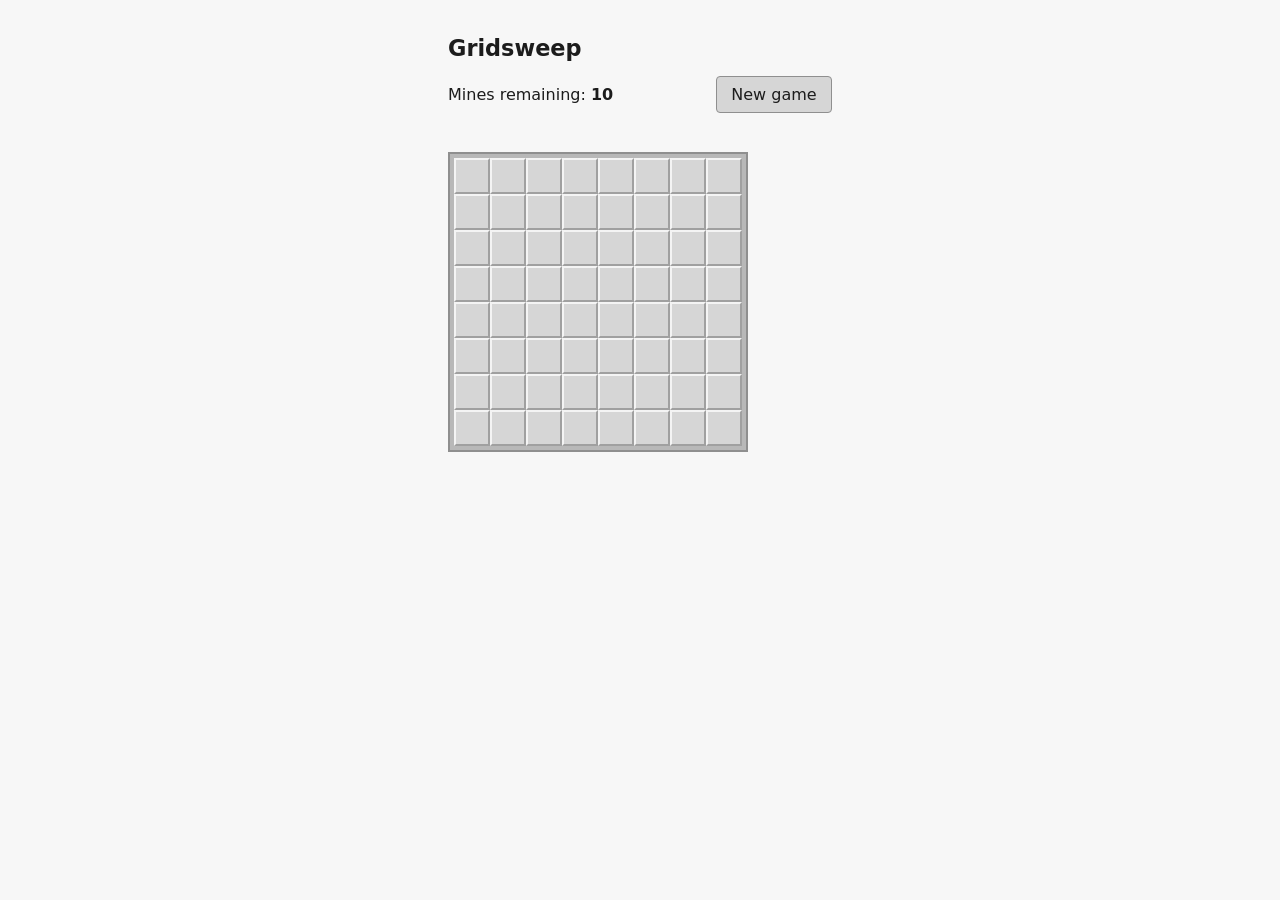
<file: examples/gridsweep/index.html>
<!doctype html>
<html lang="en">
<head>
<meta charset="utf-8">
<meta name="viewport" content="width=device-width, initial-scale=1">
<title>Gridsweep</title>
<link rel="stylesheet" href="styles.css">
</head>
<body>
<main class="game">
  <h1>Gridsweep</h1>

  <div class="hud">
    <p class="counter">
      Mines remaining: <span id="mines-remaining">10</span>
    </p>
    <button type="button" id="new-game">New game</button>
  </div>

  <!-- The status line is the only announcement the spec allows: no separate
       live region reports cascades or game end. -->
  <p id="status" class="status" role="status"></p>

  <div
    id="board"
    class="board"
    role="grid"
    aria-label="Gridsweep board, 8 rows by 8 columns"
  ></div>
</main>

<!-- Classic scripts, in order. A page opened over file:// refuses module
     scripts, so neither file may ever become type="module". -->
<script src="board.js"></script>
<script src="ui.js"></script>
</body>
</html>
</file>
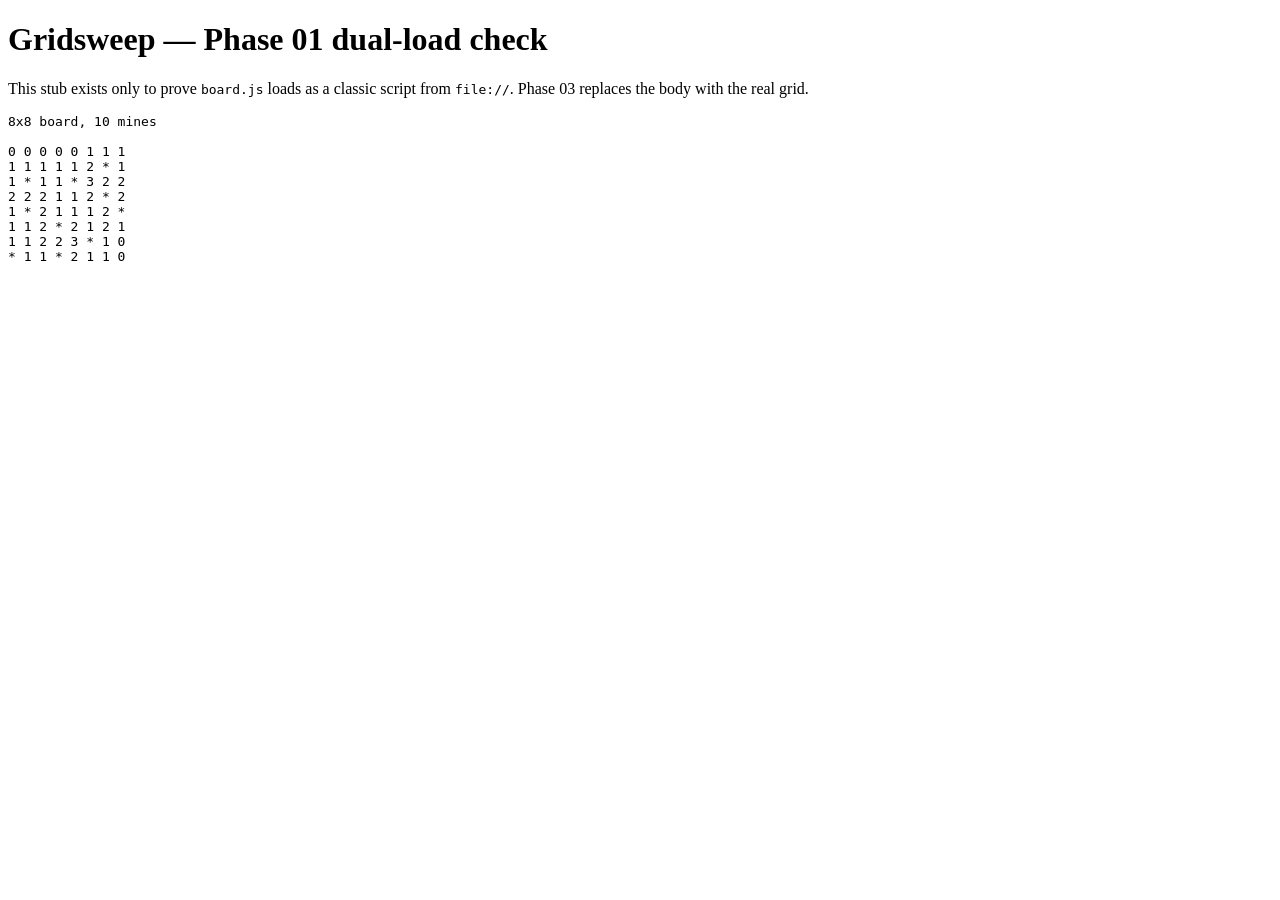
<file: presentations/001-gridsweep/replay/game/2350a33/index.html>
<!doctype html>
<meta charset="utf-8">
<title>Gridsweep — Phase 01 dual-load check</title>
<h1>Gridsweep — Phase 01 dual-load check</h1>
<p>
  This stub exists only to prove <code>board.js</code> loads as a classic script
  from <code>file://</code>. Phase 03 replaces the body with the real grid.
</p>
<pre id="dump">board.js did not load.</pre>
<script src="board.js"></script>
<script>
  (function () {
    var snapshot = Gridsweep.createGame().snapshot();
    var lines = [
      snapshot.rows + 'x' + snapshot.columns + ' board, ' +
        snapshot.mineCount + ' mines',
      '',
    ];
    snapshot.cells.forEach(function (row) {
      lines.push(
        row
          .map(function (cell) {
            return cell.mine ? '*' : String(cell.adjacent);
          })
          .join(' '),
      );
    });
    document.getElementById('dump').textContent = lines.join('\n');
  })();
</script>
</file>
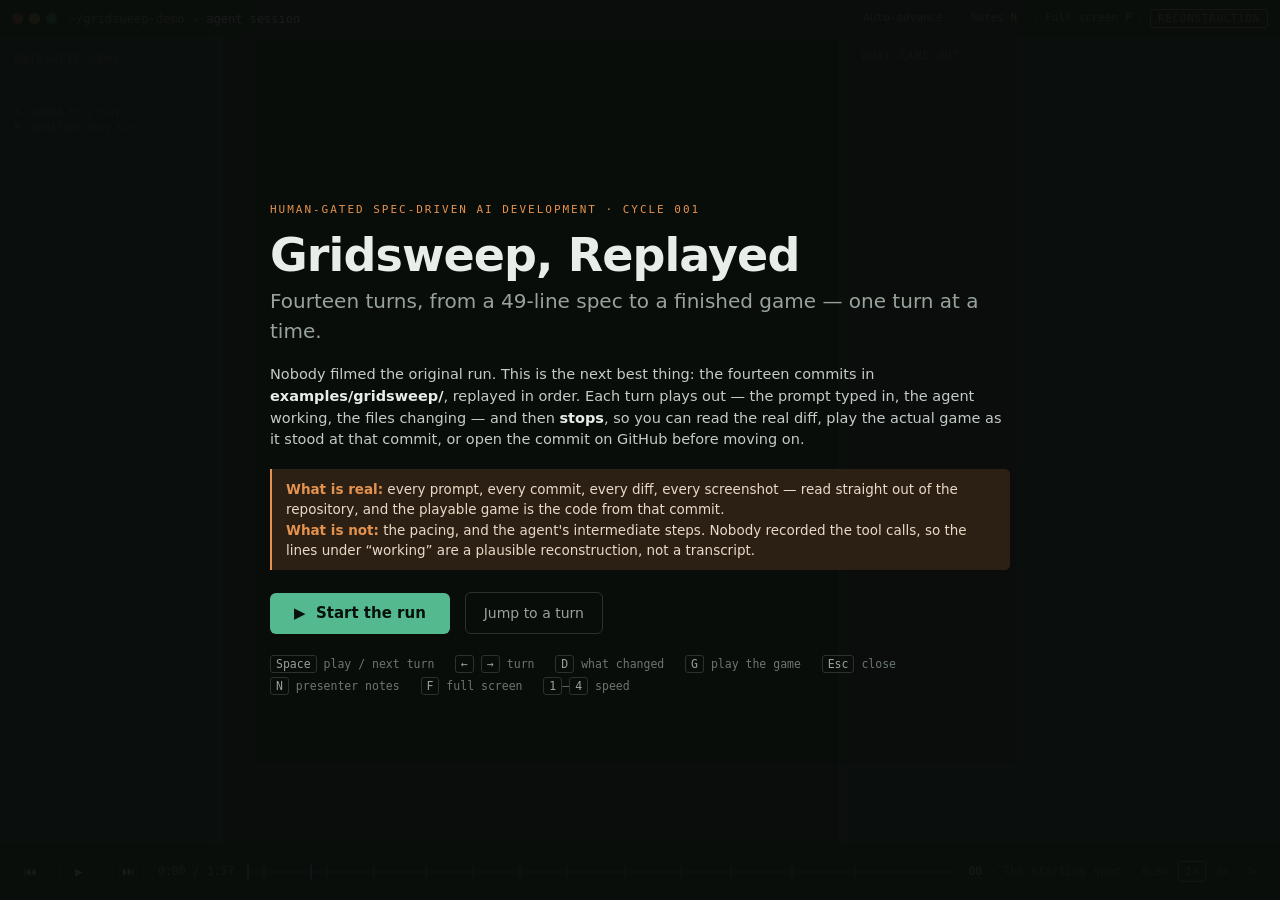
<file: presentations/001-gridsweep/001-gridsweep-replay.html>
<!doctype html>
<html lang="en">
<head>
<meta charset="utf-8">
<meta name="viewport" content="width=device-width, initial-scale=1">
<title>Gridsweep, Replayed</title>
<style>
:root {
  --bg: #0E120F; --chrome: #151B17; --panel: #171E1A; --panel-2: #1D251F;
  --line: #29332C; --line-soft: #212a24;
  --ink: #E9EDEA; --dim: #97A39B; --faint: #6B776F;
  --ai: #55B98F; --ai-soft: #16281F;
  --human: #E5924E; --human-soft: #2C2015;
  --hand: #B98CD8; --hand-soft: #241C2F;
  --file: #7EAEE0; --warn: #D9C35F; --bad: #E0705C;
  --mono: ui-monospace, SFMono-Regular, "SF Mono", Menlo, Consolas, monospace;
  --sans: system-ui, -apple-system, "Segoe UI", Roboto, sans-serif;
}
* { box-sizing: border-box; }
html, body { height: 100%; }
body {
  margin: 0; background: var(--bg); color: var(--ink);
  font-family: var(--sans); font-size: 15px; line-height: 1.5;
  overflow: hidden; -webkit-font-smoothing: antialiased;
}

/* ---------- frame ---------- */
.app { display: grid; grid-template-rows: 38px minmax(0,1fr) 58px; height: 100vh; height: 100dvh; }
.titlebar {
  display: flex; align-items: center; gap: 12px; padding: 0 12px;
  background: var(--chrome); border-bottom: 1px solid var(--line);
  font-family: var(--mono); font-size: 12px; color: var(--dim);
}
.lights { display: flex; gap: 6px; }
.lights i { width: 11px; height: 11px; border-radius: 50%; display: block; }
.lights i:nth-child(1) { background: #C4584C; }
.lights i:nth-child(2) { background: #C4A44C; }
.lights i:nth-child(3) { background: #4C9C63; }
.tb-path { color: var(--ink); }
.tb-path b { color: var(--dim); font-weight: 400; }
.tb-right { margin-left: auto; display: flex; align-items: center; gap: 10px; }
.badge-recon { border: 1px solid var(--human); color: var(--human); border-radius: 3px; padding: 1px 7px; font-size: 10.5px; letter-spacing: .09em; }
.tb-btn { background: none; border: 1px solid var(--line); color: var(--dim); border-radius: 4px; font: inherit; font-size: 11px; padding: 2px 8px; cursor: pointer; }
.tb-btn:hover { color: var(--ink); border-color: var(--faint); }
.tb-btn[aria-pressed="true"] { color: var(--ai); border-color: var(--ai); }

.stagearea {
  display: grid;
  grid-template-columns: var(--wL, 216px) 7px minmax(160px, 1fr) 7px var(--wR, 34%);
  min-height: 0;
}
.grip {
  position: relative; cursor: col-resize; background: var(--line);
  border: none; padding: 0; touch-action: none;
}
.grip::after {
  content: ""; position: absolute; top: 0; bottom: 0; left: -3px; right: -3px;
}
.grip:hover, .grip.dragging { background: var(--ai); }
.grip:focus-visible { outline: 2px solid var(--ai); outline-offset: -1px; }
body.resizing { cursor: col-resize; user-select: none; }
body.resizing iframe { pointer-events: none; }

/* ---------- explorer ---------- */
.explorer { background: var(--panel); border-right: 1px solid var(--line); overflow: auto; padding: 10px 0 20px; }
.ex-head { font-family: var(--mono); font-size: 10.5px; letter-spacing: .12em; color: var(--faint); padding: 4px 14px 10px; }
.ex-group { font-family: var(--mono); font-size: 12px; color: var(--dim); padding: 3px 14px; display: none; }
.ex-group.live { display: block; }
.ex-row {
  display: flex; align-items: center; gap: 6px; font-family: var(--mono); font-size: 12px;
  padding: 0 12px 0 14px; color: var(--faint);
  opacity: 0; height: 0; overflow: hidden; transition: opacity .3s ease;
}
.ex-row.live { opacity: 1; height: auto; padding-top: 2px; padding-bottom: 2px; }
.ex-row .nm { white-space: nowrap; overflow: hidden; text-overflow: ellipsis; }
.ex-row.in-1 { padding-left: 26px; }
.ex-row .tag { margin-left: auto; font-size: 10px; width: 12px; text-align: center; flex: none; }
.ex-row[data-state="new"], .ex-row[data-state="new"] .tag { color: var(--ai); }
.ex-row[data-state="mod"], .ex-row[data-state="mod"] .tag { color: var(--file); }
.ex-row[data-state="idle"] { color: var(--faint); }
.ex-row[data-state="idle"] .tag { color: transparent; }
.ex-row.hit { background: var(--ai-soft); border-radius: 3px; }
.ex-legend { font-family: var(--mono); font-size: 10px; color: var(--faint); padding: 14px 14px 0; border-top: 1px solid var(--line-soft); margin-top: 12px; }

/* ---------- chat ---------- */
.chat { background: var(--bg); overflow: auto; padding: 18px 20px 40px; scroll-behavior: smooth; }
.turnhead {
  display: flex; align-items: baseline; gap: 10px; flex-wrap: wrap;
  font-family: var(--mono); font-size: 11px; color: var(--faint);
  border-bottom: 1px solid var(--line-soft); padding-bottom: 8px; margin-bottom: 16px;
}
.turnhead .num { color: var(--ink); font-size: 12px; }
.turnhead .ttl { color: var(--dim); font-size: 12px; }
.turnhead .stagechip { color: var(--ai); }
.turnhead .freechip { color: var(--human); }
.turnhead .sha { margin-left: auto; color: var(--faint); }
.turnhead .sha::before { content: "commit "; color: #4d574f; }

.session {
  display: flex; align-items: center; gap: 10px; margin: 0 0 16px;
  font-family: var(--mono); font-size: 10.5px; letter-spacing: .1em; color: var(--faint);
  opacity: 0; animation: fadein .4s ease forwards;
}
.session::before, .session::after { content: ""; height: 1px; background: var(--line); flex: 1; }
.session::before { max-width: 18px; }
.session b { color: var(--file); font-weight: 400; letter-spacing: .08em; }
.session i { font-style: normal; color: var(--faint); letter-spacing: 0; text-transform: none; font-size: 11px; }

.psrc { margin: 6px 0 16px; font-family: var(--mono); font-size: 10.5px; line-height: 1.5; color: var(--faint); }
.psrc.own { color: var(--human); }
.psrc.own::before { content: "\270E\00A0\00A0written by the developer\00A0\00B7\00A0"; }
.psrc span { color: var(--faint); }

.msg { margin: 0 0 14px; }
.who { font-family: var(--mono); font-size: 11px; letter-spacing: .08em; margin-bottom: 5px; }
.who.human { color: var(--human); }
.who.hand { color: var(--hand); }
.who.ai { color: var(--ai); }
.prompt {
  background: var(--human-soft); border-left: 2px solid var(--human);
  padding: 10px 13px; border-radius: 0 5px 5px 0;
  font-family: var(--mono); font-size: 13px; line-height: 1.6;
  white-space: pre-wrap; word-break: break-word; color: #F0DFCC; min-height: 1.6em;
}
.prompt .caret { display: inline-block; width: 7px; height: 1em; background: var(--human); vertical-align: -2px; animation: blink 1s steps(1) infinite; }
@keyframes blink { 50% { opacity: 0; } }
.prompt.done .caret { display: none; }
.handnote { border-left: 2px solid var(--hand); background: var(--hand-soft); padding: 10px 13px; border-radius: 0 5px 5px 0; color: #E4D8EE; font-size: 13.5px; }
.handnote em { color: var(--hand); font-style: normal; }

.think { font-family: var(--mono); font-size: 12px; color: var(--faint); margin: 0 0 12px; }
.think .row { display: flex; gap: 8px; opacity: 0; animation: fadein .35s ease forwards; }
.think .row .sp { color: var(--ai); }
.think.done .row .sp { color: var(--faint); }
@keyframes fadein { to { opacity: 1; } }

.tools { font-family: var(--mono); font-size: 12px; margin: 0 0 12px; }
.tool { display: flex; gap: 8px; padding: 2px 0; color: var(--dim); opacity: 0; animation: fadein .3s ease forwards; }
.tool .k { color: var(--faint); width: 54px; flex: none; text-transform: uppercase; font-size: 10px; letter-spacing: .07em; padding-top: 2px; }
.tool .v { word-break: break-word; }
.tool .v b { color: var(--file); font-weight: 400; }
.tool .v i { color: var(--faint); font-style: normal; }
.tool.ok .k { color: var(--ai); }

.diffbox { border: 1px solid var(--line); border-radius: 6px; overflow: hidden; margin: 0 0 14px; opacity: 0; animation: fadein .35s ease forwards; }
.diffbox h4 { margin: 0; padding: 7px 12px; background: var(--panel); border-bottom: 1px solid var(--line); font: 400 10.5px/1.4 var(--mono); letter-spacing: .1em; color: var(--faint); }
.dfile { display: flex; align-items: center; gap: 10px; padding: 4px 12px; font-family: var(--mono); font-size: 12px; opacity: 0; animation: fadein .3s ease forwards; }
.dfile .st { width: 12px; flex: none; }
.dfile.a .st { color: var(--ai); }
.dfile.m .st { color: var(--file); }
.dfile .p { color: var(--dim); word-break: break-all; }
.dfile .n { margin-left: auto; flex: none; letter-spacing: -.02em; }
.dfile .n .p1 { color: var(--ai); }
.dfile .n .m1 { color: var(--bad); }

.say { font-size: 14.5px; color: #D6DED9; opacity: 0; animation: fadein .5s ease forwards; }
.say code { font-family: var(--mono); font-size: .88em; background: var(--panel-2); padding: 1px 5px; border-radius: 3px; color: var(--ai); }
.say strong { color: var(--ink); }

.gate { margin: 16px 0 4px; border: 1px solid var(--human); border-radius: 6px; background: var(--human-soft); padding: 12px 14px; opacity: 0; animation: fadein .4s ease forwards; }
.gate .g-h { font-family: var(--mono); font-size: 10.5px; letter-spacing: .12em; color: var(--human); margin-bottom: 6px; }
.gate .g-b { font-size: 13.5px; color: #EFE0CE; }

/* The last thing most agent turns do is write the next prompt. It is just another
   agent action — a suggestion — so it stays neutral like the rest of the agent's
   output (only the AGENT label carries the green) and does not compete with the
   green turn-complete control that follows it. */
.handover {
  margin: 4px 0 16px; border: 1px solid var(--line);
  border-radius: 6px; background: var(--panel); padding: 11px 13px;
  opacity: 0; animation: fadein .4s ease forwards;
}
.handover .ho-h { display: flex; align-items: baseline; gap: 6px; font: 400 10.5px/1.5 var(--mono); letter-spacing: .1em; color: var(--dim); margin-bottom: 9px; }
.handover .ho-h b { font-weight: 400; color: var(--ai); }
.handover .ho-h .tt { color: var(--dim); letter-spacing: .06em; }
.handover .ho-h .wh { margin-left: auto; color: var(--faint); letter-spacing: .03em; }
.ho-p {
  margin: 0 0 8px; padding: 9px 11px; border-radius: 4px; background: var(--bg);
  border: 1px dashed var(--line); font-family: var(--mono); font-size: 12px;
  line-height: 1.55; color: #8E9A93; white-space: pre-wrap; word-break: break-word;
}
.ho-p:last-of-type { margin-bottom: 0; }
.ho-p.taken { border: 1px solid var(--human); background: var(--human-soft); color: #F0DFCC; }
.ho-tag { display: block; margin-bottom: 6px; font-size: 9.5px; letter-spacing: .11em; color: var(--faint); }
.ho-p.taken .ho-tag { color: var(--human); }
.ho-n { margin-top: 10px; font-size: 12.5px; line-height: 1.5; color: #BFC9C3; }
.handover.none { border-left: 2px solid var(--human); border-radius: 0 6px 6px 0; background: transparent; }
.handover.none .ho-h { color: var(--human); }

/* ---------- turn-complete: the SIMULATION PLAYER control ----------
   Green so it pops as the one interactive thing at the end of a turn — the player
   that pauses the run, reveals the real diff and launches the game. Now that the
   agent's suggestion above is neutral, nothing else competes with it. */
.turnend {
  margin: 22px 0 8px; border: 1px solid var(--ai); border-radius: 7px;
  background: var(--ai-soft); padding: 13px 14px; opacity: 0; animation: fadein .4s ease forwards;
}
.turnend .te-h {
  display: inline-flex; align-items: center; gap: 7px; margin-bottom: 6px;
  font-family: var(--mono); font-size: 10.5px; letter-spacing: .12em; color: var(--ai);
}
.turnend .te-h::before {
  content: ""; width: 0; height: 0; flex: none;
  border-style: solid; border-width: 4px 0 4px 6px;
  border-color: transparent transparent transparent var(--ai);
}
.turnend .te-b { font-size: 13px; color: #CDE0D6; margin-bottom: 11px; }
.te-acts { display: flex; flex-wrap: wrap; gap: 8px; }
.te-acts button, .te-acts a {
  font: 400 12.5px/1 var(--sans); padding: 9px 13px; border-radius: 5px; cursor: pointer;
  border: 1px solid var(--line); background: var(--panel-2); color: var(--ink); text-decoration: none;
  display: inline-flex; align-items: center; gap: 6px;
}
.te-acts button:hover, .te-acts a:hover { border-color: var(--ai); color: var(--ai); }
.te-acts .primary { background: var(--ai); border-color: var(--ai); color: #06110C; font-weight: 600; }
.te-acts .primary:hover { filter: brightness(1.08); color: #06110C; }
.te-acts kbd { font-family: var(--mono); font-size: 10px; border: 1px solid currentColor; border-radius: 3px; padding: 0 3px; opacity: .55; }

/* ---------- right panel ---------- */
.side { background: var(--panel); border-left: 1px solid var(--line); overflow: auto; padding: 0 0 30px; }
.side-head { position: sticky; top: 0; background: var(--panel); border-bottom: 1px solid var(--line); padding: 10px 16px; font: 400 10.5px/1.4 var(--mono); letter-spacing: .12em; color: var(--faint); z-index: 2; }
.card { margin: 14px 16px; opacity: 0; animation: fadein .5s ease forwards; }
.card > h3 { margin: 0 0 8px; font: 400 10.5px/1.4 var(--mono); letter-spacing: .12em; color: var(--faint); }

.shot { border: 1px solid var(--line); border-radius: 6px; overflow: hidden; background: #fff; position: relative; }
.shot img { display: block; width: 100%; }
.shot-cap { font-size: 12px; color: var(--dim); margin-top: 7px; line-height: 1.45; }
.shot-missing { padding: 26px 14px; background: var(--panel-2); color: var(--faint); font-family: var(--mono); font-size: 11.5px; text-align: center; }

.film .frames { display: flex; gap: 5px; margin-top: 8px; align-items: center; }
.film .frames button { width: 9px; height: 9px; padding: 0; border-radius: 50%; border: 1px solid var(--faint); background: none; cursor: pointer; }
.film .frames button[aria-current="true"] { background: var(--ai); border-color: var(--ai); }
.film .frames .lbl { font-family: var(--mono); font-size: 10px; color: var(--faint); margin-left: 6px; }
.film .frames .rep { width: auto; height: auto; border-radius: 4px; padding: 2px 7px; font: 400 10px var(--mono); color: var(--dim); }
.film .frames .rep:hover { color: var(--ai); border-color: var(--ai); }

.doc { border: 1px solid var(--line); border-radius: 6px; background: var(--bg); overflow: hidden; }
.doc .doc-h { padding: 6px 11px; background: var(--panel-2); border-bottom: 1px solid var(--line); font: 400 11px/1.4 var(--mono); color: var(--file); }
.doc pre { margin: 0; padding: 11px; font-family: var(--mono); font-size: 11.5px; line-height: 1.65; color: #C7D1CA; white-space: pre-wrap; word-break: break-word; }
.doc pre .dec { color: var(--hand); }
.doc pre .hd { color: var(--ink); }
.doc pre .cm { color: var(--faint); }
.doc pre .ad { color: var(--ai); }
.doc pre .rm { color: var(--bad); }

.term { border: 1px solid var(--line); border-radius: 6px; background: #090C0A; padding: 10px 12px; font-family: var(--mono); font-size: 11.5px; line-height: 1.7; color: #B9C4BC; white-space: pre-wrap; }
.term .cmd { color: var(--ink); }
.term .cmd::before { content: "$ "; color: var(--ai); }
.term .pass { color: var(--ai); }
.term .zero { color: var(--faint); }

.kv { display: grid; grid-template-columns: 1fr auto; gap: 2px 12px; font-size: 12.5px; }
.kv dt { color: var(--dim); padding: 4px 0; border-bottom: 1px solid var(--line-soft); }
.kv dd { margin: 0; padding: 4px 0; text-align: right; font-family: var(--mono); color: var(--ink); border-bottom: 1px solid var(--line-soft); }
.kv dd.hi { color: var(--ai); }
.kv dd.warnv { color: var(--warn); }

.bullets { margin: 0; padding-left: 17px; font-size: 13px; color: #CBD4CE; }
.bullets li { margin-bottom: 6px; }
.bullets li b { color: var(--ink); font-weight: 600; }

.quote { border-left: 2px solid var(--ai); background: var(--ai-soft); padding: 11px 13px; border-radius: 0 5px 5px 0; }
.quote p { margin: 0 0 8px; font-size: 13px; color: #CFDCD5; }
.quote p:last-of-type { margin-bottom: 0; }
.quote b { color: var(--ink); }
.quote code { font-family: var(--mono); font-size: .88em; color: var(--ai); }
.qsrc { margin-top: 9px; font-family: var(--mono); font-size: 10.5px; color: var(--faint); }
.qsrc::before { content: "— "; }

.decisions { border-left: 2px solid var(--hand); background: var(--hand-soft); border-radius: 0 5px 5px 0; padding: 4px 0; }
.decisions li { list-style: none; padding: 8px 13px; border-bottom: 1px solid rgba(185,140,216,.16); font-size: 12.5px; color: #E4D8EE; }
.decisions li:last-child { border-bottom: none; }
.decisions ul { margin: 0; padding: 0; }
.decisions .q { display: block; color: var(--faint); font-family: var(--mono); font-size: 10.5px; margin-bottom: 3px; }
.decisions .d { color: var(--hand); }
.decisions .d::before { content: "> Decision: "; font-family: var(--mono); font-size: .88em; opacity: .75; }
.decisions .defer { color: var(--warn); }
.decisions .defer::before { content: "> Deferred: "; font-family: var(--mono); font-size: .88em; opacity: .75; }

.callout { border-left: 2px solid var(--warn); background: #1F1E14; padding: 10px 12px; border-radius: 0 5px 5px 0; font-size: 13px; color: #E0DBC2; }
.callout.miss { border-color: var(--bad); background: #241715; color: #EBD2CC; }
.callout b { color: #fff; }

/* ---------- transport ---------- */
.transport { display: flex; align-items: center; gap: 14px; padding: 0 14px; background: var(--chrome); border-top: 1px solid var(--line); }
.tbtn { background: none; border: 1px solid var(--line); color: var(--ink); width: 32px; height: 32px; border-radius: 5px; cursor: pointer; font-size: 13px; display: grid; place-items: center; flex: none; font-family: var(--mono); }
.tbtn:hover { border-color: var(--ai); color: var(--ai); }
.tbtn.play { width: 38px; height: 34px; }
.tbtn.play.atend { border-color: var(--ai); color: var(--ai); }
.track { flex: 1; min-width: 0; position: relative; height: 34px; cursor: pointer; }
.track-line { position: absolute; left: 0; right: 0; top: 15px; height: 4px; border-radius: 2px; background: #29332C; }
.track-fill { position: absolute; left: 0; top: 15px; height: 4px; border-radius: 2px; background: var(--ai); width: 0; }
.tick { position: absolute; top: 9px; width: 2px; height: 16px; background: #3d4941; transform: translateX(-1px); }
.tick.human { background: var(--hand); }
.tick.done { opacity: .4; }
.tstamp { font-family: var(--mono); font-size: 11.5px; color: var(--dim); flex: none; }
.tlabel { font-family: var(--mono); font-size: 11.5px; color: var(--faint); flex: none; max-width: 26ch; overflow: hidden; text-overflow: ellipsis; white-space: nowrap; }
.tlabel b { color: var(--ink); font-weight: 400; }
.speed { display: flex; gap: 3px; flex: none; }
.speed button { background: none; border: 1px solid var(--line); color: var(--faint); font: 400 11px var(--mono); padding: 3px 6px; border-radius: 4px; cursor: pointer; }
.speed button[aria-pressed="true"] { color: var(--ai); border-color: var(--ai); }

/* ---------- explore sheet ---------- */
.sheet { position: fixed; inset: 38px 0 58px; z-index: 35; background: var(--bg); display: grid; grid-template-rows: 46px minmax(0,1fr); }
.sheet[hidden] { display: none; }
.sheet-bar { display: flex; align-items: center; gap: 12px; padding: 0 14px; background: var(--chrome); border-bottom: 1px solid var(--line); }
.sheet-title { font-family: var(--mono); font-size: 11.5px; color: var(--dim); flex: none; }
.sheet-title b { color: var(--ink); font-weight: 400; }
.tabs { display: flex; gap: 4px; }
.tabs button { background: none; border: 1px solid transparent; color: var(--dim); font: 400 12.5px var(--sans); padding: 5px 12px; border-radius: 5px; cursor: pointer; }
.tabs button:hover { color: var(--ink); }
.tabs button[aria-selected="true"] { color: var(--ai); border-color: var(--ai); background: var(--ai-soft); }
.sheet-bar .spacer { margin-left: auto; }
.sheet-bar a, .sheet-bar .xbtn { font: 400 12px var(--sans); color: var(--dim); text-decoration: none; border: 1px solid var(--line); border-radius: 5px; padding: 5px 11px; background: none; cursor: pointer; }
.sheet-bar a:hover, .sheet-bar .xbtn:hover { color: var(--ink); border-color: var(--faint); }
.sheet-body { min-height: 0; position: relative; }
.pane { position: absolute; inset: 0; overflow: auto; }
.pane[hidden] { display: none; }

/* diff pane */
.chips { display: flex; flex-wrap: wrap; gap: 6px; padding: 12px 16px; border-bottom: 1px solid var(--line); position: sticky; top: 0; background: var(--bg); z-index: 2; }
.chips a, .chips button { font-family: var(--mono); font-size: 11px; color: var(--dim); background: var(--panel-2); border: 1px solid var(--line); border-radius: 4px; padding: 4px 8px; cursor: pointer; text-decoration: none; }
.chips button:hover { color: var(--ai); border-color: var(--ai); }
.chips a:hover { color: var(--file); border-color: var(--file); }
.chips .lead { border: none; background: none; color: var(--faint); padding: 4px 2px; cursor: default; }
.dfileblk { border-bottom: 1px solid var(--line-soft); }
.dfileblk > h4 {
  margin: 0; padding: 9px 16px; background: var(--panel); border-top: 1px solid var(--line);
  font: 400 12px/1.4 var(--mono); color: var(--file); position: sticky; top: 45px; z-index: 1;
  display: flex; align-items: center; gap: 10px;
}
.dfileblk > h4 a { margin-left: auto; font-size: 11px; color: var(--faint); text-decoration: none; border: 1px solid var(--line); border-radius: 4px; padding: 2px 7px; }
.dfileblk > h4 a:hover { color: var(--file); border-color: var(--file); }
.dfileblk pre { margin: 0; padding: 8px 0; font-family: var(--mono); font-size: 11.5px; line-height: 1.6; overflow-x: auto; }
.dfileblk pre span { display: block; padding: 0 16px; white-space: pre; }
.dfileblk pre .ad { color: #A9E6C6; background: #12251C; }
.dfileblk pre .rm { color: #F0B0A4; background: #241715; }
.dfileblk pre .hh { color: var(--warn); background: #1B1F1D; }
.dfileblk pre .ctx { color: #909B94; }
.emptydiff { padding: 40px 20px; text-align: center; color: var(--faint); font-size: 13.5px; }
.emptydiff code { font-family: var(--mono); color: var(--dim); }

/* game pane */
.gamewrap { display: grid; grid-template-rows: auto minmax(0,1fr); height: 100%; }
.gamenote { padding: 11px 16px; border-bottom: 1px solid var(--line); font-size: 13px; color: #C3CCC6; background: var(--panel); }
.gamenote b { color: var(--ink); }
.gamenote .hint { color: var(--faint); font-size: 12px; }
.gamehost { background: #6E7A72; display: grid; place-items: start center; overflow: auto; padding: 20px; }
.gamehost iframe { width: 680px; max-width: 100%; height: 530px; border: 0; border-radius: 6px; background: #fff; box-shadow: 0 6px 30px rgba(0,0,0,.35); }

/* ---------- overlays ---------- */
.overlay { position: fixed; inset: 0; background: rgba(10,13,11,.94); z-index: 40; display: grid; place-items: center; padding: 28px; overflow: auto; }
.overlay[hidden] { display: none; }
.ocard { max-width: 740px; }
.ocard .eyebrow { font-family: var(--mono); font-size: 11px; letter-spacing: .18em; color: var(--human); margin-bottom: 12px; }
.ocard h1 { margin: 0 0 6px; font-size: clamp(30px, 5vw, 46px); line-height: 1.08; letter-spacing: -.02em; }
.ocard h2 { margin: 0 0 18px; font-size: clamp(16px, 2.2vw, 20px); font-weight: 400; color: var(--dim); }
.ocard p { color: #C3CCC6; font-size: 14.5px; margin: 0 0 12px; }
.ocard p b { color: var(--ink); }
.ocard .honest { border-left: 2px solid var(--human); padding: 10px 14px; background: var(--human-soft); border-radius: 0 5px 5px 0; font-size: 13.5px; color: #E9D9C7; margin: 18px 0 22px; }
.ocard .honest b { color: var(--human); }
.bigbtn { background: var(--ai); color: #06110C; border: none; border-radius: 6px; font: 600 15px/1 var(--sans); padding: 13px 24px; cursor: pointer; }
.bigbtn:hover { filter: brightness(1.08); }
.ghostbtn { background: none; color: var(--dim); border: 1px solid var(--line); border-radius: 6px; font: 400 14px/1 var(--sans); padding: 13px 18px; cursor: pointer; margin-left: 10px; }
.ghostbtn:hover { color: var(--ink); border-color: var(--faint); }
.keys { margin-top: 20px; font-family: var(--mono); font-size: 11.5px; color: var(--faint); line-height: 1.9; }
.keys kbd { border: 1px solid var(--line); border-radius: 3px; padding: 1px 5px; color: var(--dim); }

/* ---------- notes ---------- */
.notes { position: fixed; left: 0; right: 0; bottom: 58px; z-index: 30; background: #14100A; border-top: 1px solid var(--human); padding: 12px 18px; font-size: 13.5px; color: #E9D9C7; max-height: 34vh; overflow: auto; }
.notes[hidden] { display: none; }
.notes .nh { font-family: var(--mono); font-size: 10.5px; letter-spacing: .12em; color: var(--human); margin-bottom: 5px; }

@media (prefers-reduced-motion: reduce) {
  *, *::before, *::after { animation-duration: .01ms !important; transition-duration: .01ms !important; }
  .chat { scroll-behavior: auto; }
}
@media (max-width: 1400px) { .shot-row { grid-template-columns: 1fr; } }
@media (max-width: 1080px) {
  .stagearea { grid-template-columns: minmax(160px,1fr) 7px var(--wR, 40%); }
  .explorer, #gripL { display: none; }
}
@media (max-width: 780px) {
  .stagearea { grid-template-columns: minmax(0,1fr); grid-template-rows: 1fr 1fr; }
  .explorer, .grip { display: none; }
  .side { border-left: none; border-top: 1px solid var(--line); }
  .tlabel, .tstamp { display: none; }
}
</style>
</head>
<body>

<div class="app">
  <div class="titlebar">
    <span class="lights"><i></i><i></i><i></i></span>
    <span class="tb-path"><b>~/gridsweep-demo &rsaquo;</b> agent session</span>
    <span class="tb-right">
      <button class="tb-btn" id="autobtn" aria-pressed="false" title="Keep playing through every turn instead of stopping at each one">Auto-advance</button>
      <button class="tb-btn" id="notesbtn" aria-pressed="false">Notes <b>N</b></button>
      <button class="tb-btn" id="fsbtn">Full screen <b>F</b></button>
      <span class="badge-recon" title="Prompts, commits, diffs and screenshots are real. The agent's intermediate steps are dramatised.">RECONSTRUCTION</span>
    </span>
  </div>

  <div class="stagearea">
    <aside class="explorer" id="explorer" aria-label="Workspace files">
      <div class="ex-head">GRIDSWEEP-DEMO</div>
      <div id="tree"></div>
      <div class="ex-legend">A&nbsp; added this turn<br>M&nbsp; modified this turn</div>
    </aside>

    <div class="grip" id="gripL" role="separator" aria-orientation="vertical" tabindex="0"
         aria-label="Resize the file explorer" title="Drag to resize · double-click to reset"></div>

    <main class="chat" id="chat" aria-live="polite" aria-label="Agent session transcript"></main>

    <div class="grip" id="gripR" role="separator" aria-orientation="vertical" tabindex="0"
         aria-label="Resize the detail panel" title="Drag to resize · double-click to reset"></div>

    <aside class="side" id="side" aria-label="Stage detail">
      <div class="side-head" id="sidehead">WHAT CAME OUT</div>
      <div id="sidebody"></div>
    </aside>
  </div>

  <div class="transport">
    <button class="tbtn" id="prev" title="Previous turn (&larr;)" aria-label="Previous turn">&#9198;</button>
    <button class="tbtn play" id="playpause" title="Play / pause (Space)" aria-label="Play or pause">&#9654;</button>
    <button class="tbtn" id="next" title="Next turn (&rarr;)" aria-label="Next turn">&#9197;</button>
    <span class="tstamp" id="clock">0:00 / 0:00</span>
    <div class="track" id="track" role="slider" aria-label="Timeline" tabindex="0" aria-valuemin="1" aria-valuemax="14" aria-valuenow="1">
      <div class="track-line"></div>
      <div class="track-fill" id="fill"></div>
      <div id="ticks"></div>
    </div>
    <span class="tlabel" id="tlabel"></span>
    <div class="speed" id="speed">
      <button data-s="0.5">0.5&times;</button>
      <button data-s="1" aria-pressed="true">1&times;</button>
      <button data-s="2">2&times;</button>
      <button data-s="4">4&times;</button>
    </div>
  </div>
</div>

<section class="sheet" id="sheet" hidden aria-label="Inspect this turn">
  <div class="sheet-bar">
    <span class="sheet-title" id="sheettitle"></span>
    <nav class="tabs" id="tabs" role="tablist">
      <button role="tab" data-tab="diff" aria-selected="true">What changed</button>
      <button role="tab" data-tab="game" aria-selected="false">Play the game</button>
    </nav>
    <span class="spacer"></span>
    <a id="ghlink" href="#" target="_blank" rel="noopener noreferrer">Open this commit on GitHub &#8599;</a>
    <button class="xbtn" id="sheetclose" title="Close (Esc)">Close &#10005;</button>
  </div>
  <div class="sheet-body">
    <div class="pane" id="pane-diff"></div>
    <div class="pane" id="pane-game" hidden></div>
  </div>
</section>

<div class="notes" id="notes" hidden>
  <div class="nh">PRESENTER NOTE</div>
  <div id="notesbody"></div>
</div>

<div class="overlay" id="intro">
  <div class="ocard">
    <div class="eyebrow">HUMAN-GATED SPEC-DRIVEN AI DEVELOPMENT &middot; CYCLE 001</div>
    <h1>Gridsweep, Replayed</h1>
    <h2>Fourteen turns, from a 49-line spec to a finished game &mdash; one turn at a time.</h2>
    <p>Nobody filmed the original run. This is the next best thing: the fourteen commits in
      <b>examples/gridsweep/</b>, replayed in order. Each turn plays out &mdash; the prompt typed in,
      the agent working, the files changing &mdash; and then <b>stops</b>, so you can read the real
      diff, play the actual game as it stood at that commit, or open the commit on GitHub before
      moving on.</p>
    <div class="honest">
      <b>What is real:</b> every prompt, every commit, every diff, every screenshot &mdash; read
      straight out of the repository, and the playable game is the code from that commit.<br>
      <b>What is not:</b> the pacing, and the agent's intermediate steps. Nobody recorded the tool
      calls, so the lines under &ldquo;working&rdquo; are a plausible reconstruction, not a transcript.
    </div>
    <button class="bigbtn" id="startbtn">&#9654;&nbsp; Start the run</button>
    <button class="ghostbtn" id="skipbtn">Jump to a turn</button>
    <div class="keys">
      <kbd>Space</kbd> play / next turn &nbsp; <kbd>&larr;</kbd> <kbd>&rarr;</kbd> turn &nbsp;
      <kbd>D</kbd> what changed &nbsp; <kbd>G</kbd> play the game &nbsp; <kbd>Esc</kbd> close<br>
      <kbd>N</kbd> presenter notes &nbsp; <kbd>F</kbd> full screen &nbsp; <kbd>1</kbd>&ndash;<kbd>4</kbd> speed
    </div>
  </div>
</div>

<div class="overlay" id="outro" hidden>
  <div class="ocard">
    <div class="eyebrow">END OF CYCLE 001</div>
    <h1>And then a human played it.</h1>
    <p>Eight acceptance criteria. Fifty-four automated tests. A headless-Chrome sweep driving real
      keys and clicks. A phase-by-phase acceptance walk. A final review.
      <b>None of them could notice that the game never tells you which keys to press.</b></p>
    <p>A person found it in minutes of actually playing &mdash; the same way you just did, if you
      opened <b>Play the game</b> on any of the last six turns. That finding, and the misplaced
      &ldquo;New game&rdquo; button beside it, became cycle 002.</p>
    <div class="honest">
      The process is very good at holding code to a spec. It has no mechanism for noticing what the
      spec <b>forgot to want</b> &mdash; which is exactly what the human gates are for.
    </div>
    <button class="bigbtn" id="replaybtn">&#8635;&nbsp; Replay from the top</button>
    <button class="ghostbtn" id="closeoutro">Back to the last turn</button>
  </div>
</div>

<script src="replay/diffs.js"></script>

<script>
/* ==========================================================================
   Gridsweep, Replayed
   A reconstruction of cycle 001 of the human-gated-spec-driven-ai-development
   workflow, built from examples/gridsweep/ in this repository.

   Real:  every prompt (examples/gridsweep/prompts.md), every commit sha, every
          file and line count (git numstat), every diff (git show, in
          replay/diffs.js), every screenshot (headless Chrome, driven against
          the game as it stood at that commit), and the playable game in the
          "Play the game" tab, which is that commit's own source.
   Not:   the pacing, and the tool lines under "working" - the original session
          was never recorded, so those are a plausible reconstruction.

   Everything loaded from disk is regenerated by replay/capture.sh.
   ========================================================================== */

var REPO_URL = "https://github.com/rstehwien/spec-driven-ai-dev";
var REPO_DIR = "examples/gridsweep";
var ASSETS   = "replay/";

/* --- the workspace, in explorer order ------------------------------------ */
var TREE = [
  "specs/001-gridsweep-spec.md",
  "specs/001-gridsweep-questions-01.md",
  "specs/001-gridsweep-plan.md",
  "specs/001-gridsweep-final-review.md",
  "specs/001-gridsweep-retro.md",
  "test/board.test.js",
  "test/browser.test.js",
  "tools/chrome-driver.js",
  "board.js",
  "ui.js",
  "index.html",
  "styles.css",
  "prompts.md"
];

/* --- the fourteen turns --------------------------------------------------
   skill:    one of the skill's seven stage commands - review-spec,
             generate-questions, fold-questions, generate-plan,
             implement-next-phase, review-phase, final-review.
   freeform: for turns that are none of those. Everything after final-review is
             a plain request: the skill describes a "bounded improvement cycle"
             as what follows a review, but it is not a stage command, and there
             is no retro command at all.
   game:     which commit's source the "Play the game" tab should load, or null
             before any page exists. Commits that changed no runtime file point
             at the last commit that did.
   gameKind: "stub" (no board yet), "inert" (a board that ignores input), "live".
   ------------------------------------------------------------------------- */
var STAGES = [
{
  n: "00", sha: "e32e783", title: "The starting spec", actor: "human", game: null,
  hand: "No prompt. A 49-line spec, written by hand, is the entire repository. <em>It never says how you win.</em>",
  files: [ {p:"specs/001-gridsweep-spec.md", k:"A", a:49, d:0} ],
  panels: [
    {t:"doc", h:"WHAT THE AGENT WAS GIVEN", f:"specs/001-gridsweep-spec.md",
     body:"<span class='hd'>## Acceptance Criteria</span>\n\n- Revealing a mine ends the game as a loss.\n- Every revealed safe cell displays its adjacent-mine\n  count.\n- Revealing a safe cell with a zero count cascades to\n  reveal the surrounding region.\n- Once the game has ended, further input has no effect.\n- The board logic has automated test coverage and the\n  suite passes.\n\n<span class='cm'>&lt;- and that is the end of the file</span>"},
    {t:"note", body:"Five criteria for losing, cascading, and locking. <b>Not one of them describes winning</b> &mdash; even though &ldquo;once the game has ended&rdquo; quietly assumes a win state exists."}
  ],
  notes: "Open here. Let the room read the acceptance criteria and ask what is missing before you move on. The gap is deliberate: this is the spec an experienced developer would actually write, and it is still incomplete."
},
{
  n: "01", sha: "3087d07", title: "review-spec", actor: "ai", skill: "review-spec", game: null,
  prompt: "Use the human-gated-spec-driven-ai-development skill to review-spec for #file:specs/001-gridsweep-spec.md.",
  psrc: {own:true, why:"nothing preceded it \u2014 the only prompt in the run with no turn behind it"},
  think: [
    "Loading skill: human-gated-spec-driven-ai-development",
    "Checking repo context - no code, no plan, spec only",
    "Testing the spec for decisions a plan could not make for itself",
    "Grouping the gaps into must-answer topics"
  ],
  tools: [
    {k:"read",   v:"<b>specs/001-gridsweep-spec.md</b> <i>&middot; 49 lines</i>"},
    {k:"search", v:"package.json, test runner, existing source <i>&middot; 0 matches</i>"},
    {k:"think",  v:"5 must-answer topics, 1 clarification topic <i>&middot; 15 questions</i>"},
    {k:"write",  v:"<b>specs/001-gridsweep-questions-01.md</b>"},
    {k:"edit",   v:"<b>prompts.md</b>"}
  ],
  files: [
    {p:"specs/001-gridsweep-questions-01.md", k:"A", a:201, d:0},
    {p:"prompts.md", k:"M", a:6, d:0}
  ],
  say: "Fifteen numbered questions across five must-answer topics. Each one carries why it matters, a proposed fallback, and the cost of getting it wrong. <strong>The first topic is the win condition.</strong>",
  panels: [
    {t:"list", h:"WHERE THE FIFTEEN QUESTIONS LANDED", items:[
      "<b>Win condition</b> &mdash; the spec never defines one",
      "<b>How tests run without a build step</b> &mdash; the constraints rule out every third-party runner",
      "<b>Marking suspected mines</b> &mdash; named in the spec, never specified",
      "<b>Input</b> &mdash; which keys, and what the pointer does",
      "<b>End of game</b> &mdash; what the finished board shows",
      "<i>Display details</i> &mdash; the one topic filed as a clarification, not a blocker"
    ]},
    {t:"quote", h:"WHY THE FIRST ONE IS A GATE, NOT A NOTE",
     body:["<b>Cost if wrong:</b> cheap now, expensive later. The win predicate sits at the centre of the state machine and is the thing tests assert against; changing it after the logic module and its test suite exist means reworking both."],
     src:"specs/001-gridsweep-questions-01.md, question 1"},
    {t:"note", body:"Every question carries a proposed fallback <i>and</i> that costing. <b>The agent did not invent a win condition and carry on &mdash; it refused to guess, and priced the guess.</b>"}
  ],
  next: {
    where: "written into specs/001-gridsweep-questions-01.md \u00b7 User gate",
    options: [{taken:true, text:"Use the human-gated-spec-driven-ai-development skill to fold-questions from 001-gridsweep-questions-01.md into 001-gridsweep-spec.md"}],
    note: "The developer answers the fifteen questions by hand first &mdash; that is the next turn &mdash; and only then pastes this into an empty session."
  },
  notes: "The payoff turn of the demo. The agent found the hole in the spec without being told there was one. Open 'What changed' and read a couple of the fifteen aloud - the room will recognise most of them as arguments they have had."
},
{
  n: "02", sha: "9061655", title: "Answering the questions", actor: "human", game: null,
  hand: "No prompt. Fifteen answers, written by hand into the questions file as <em>&gt; Decision:</em> blocks. The agent is not running.",
  files: [ {p:"specs/001-gridsweep-questions-01.md", k:"M", a:30, d:0} ],
  panels: [
    {t:"quote", h:"WHAT THE RETRO SAID ABOUT THIS, TWELVE TURNS LATER",
     body:["<b>&gt; Decision: inline in the review.</b> Answering each finding where it was written, rather than in a summary at the end, meant no decision had to be matched back to its question. <b>This is the convention most worth keeping.</b>"],
     src:"specs/001-gridsweep-retro.md, What went well"},
    {t:"note", body:"&ldquo;Use the fallback&rdquo; is still a decision, and the file records that a human made it. <b>A blank answer is unresolved, not agreed</b> &mdash; the skill will not fold a fallback nobody accepted."}
  ],
  notes: "Thirty lines of human writing, the cheapest part of the run and the part that decides everything after it. The diff for this turn is worth showing: it is entirely the developer's words, sitting under the agent's questions."
},
{
  n: "03", sha: "8df5722", title: "fold-questions", actor: "ai", skill: "fold-questions", game: null,
  prompt: "Use the human-gated-spec-driven-ai-development skill to fold-questions from 001-gridsweep-questions-01.md into 001-gridsweep-spec.md",
  think: [
    "Reading every > Decision: block in the questions artifact",
    "Checking each question has an explicit answer - 15 of 15",
    "Rewriting the spec so the decisions read as requirements",
    "Marking the questions artifact folded"
  ],
  tools: [
    {k:"read", v:"<b>specs/001-gridsweep-questions-01.md</b> <i>&middot; 15 decisions</i>"},
    {k:"read", v:"<b>specs/001-gridsweep-spec.md</b>"},
    {k:"edit", v:"<b>specs/001-gridsweep-spec.md</b> <i>&middot; +93 &minus;8</i>"},
    {k:"edit", v:"<b>specs/001-gridsweep-questions-01.md</b> <i>&middot; folded</i>"},
    {k:"edit", v:"<b>prompts.md</b>"}
  ],
  files: [
    {p:"specs/001-gridsweep-spec.md", k:"M", a:93, d:8},
    {p:"specs/001-gridsweep-questions-01.md", k:"M", a:3, d:0},
    {p:"prompts.md", k:"M", a:7, d:1}
  ],
  say: "Every decision is now a line in the spec. <strong>49 lines &rarr; 134.</strong> The questions file stays in the repo as the record of who decided what, and why.",
  panels: [
    {t:"kv", h:"THE SPEC, BEFORE AND AFTER", rows:[
      ["Lines in the spec", "49 &rarr; 134", "hi"],
      ["Acceptance criteria", "5 &rarr; 8", "hi"],
      ["Win condition", "defined", "hi"],
      ["Questions still open", "0", ""]
    ]},
    {t:"quote", h:"ONE PROMPT WRITTEN, TWELVE SESSIONS RUN",
     body:["Watch how each agent turn ends. <b>It writes the next prompt</b>, into the <code>## User gate</code> section of the artifact it just produced &mdash; and the prompt box at the top of the next turn is that text, pasted in. <b>The developer wrote exactly one prompt from nothing:</b> turn 01.",
           "And each of those turns ran in <b>a fresh session with the context cleared</b>. Nothing carried over in the conversation, because nothing needed to: the spec, the plan and its checklist state are on disk. <b>The retro counts twelve sessions across the run &mdash; one for each of the twelve turns with an agent in it.</b>",
           "That is the whole bet of the workflow. Chat is disposable; the artifacts are not."],
     src:"specs/001-gridsweep-questions-01.md, User gate \u00b7 and specs/001-gridsweep-retro.md, Time"},
    {t:"note", body:"This is the last turn at which changing your mind is free. From here the spec is the only artifact the plan reads, and <b>nothing downstream ever opens the questions file again</b> &mdash; it survives as the record of who decided what."}
  ],
  next: {
    where: "in its closing reply only",
    options: [{taken:true, text:"Use the human-gated-spec-driven-ai-development skill to generate-plan for 001-gridsweep-spec.md"}],
    note: "<b>The one handover in the run that was not written to a file.</b> The folded spec is the only artifact with no <code>## User gate</code>, so this suggestion lived in the transcript &mdash; exactly the thing this workflow treats as disposable."
  },
  notes: "Two things to draw out here. The agent edits the spec, but only with answers a human wrote - it never resolves its own question. And scroll back one turn to the green SUGGESTED NEXT STEP block: the amber prompt at the top of this turn is that text, pasted into an empty session. Ask the room how many prompts they think were written by hand in the whole run. The answer is one, so far, and three more at the very end."
},
{
  n: "04", sha: "d1b7a4d", title: "generate-plan", actor: "ai", skill: "generate-plan", game: null,
  prompt: "Use the human-gated-spec-driven-ai-development skill to generate-plan for 001-gridsweep-spec.md",
  think: [
    "Reading the folded spec - 8 acceptance criteria",
    "Computing adjacency counts and cascade sizes from the fixed layout",
    "Cutting the work into phases that each end green and reviewable",
    "Writing tasks, acceptance criteria, out-of-scope and risks per phase"
  ],
  tools: [
    {k:"read",  v:"<b>specs/001-gridsweep-spec.md</b> <i>&middot; 134 lines</i>"},
    {k:"think", v:"derive fixtures from the layout, not from code that does not exist yet"},
    {k:"write", v:"<b>specs/001-gridsweep-plan.md</b> <i>&middot; 273 lines, 5 phases</i>"},
    {k:"edit",  v:"<b>prompts.md</b>"}
  ],
  files: [
    {p:"specs/001-gridsweep-plan.md", k:"A", a:273, d:0},
    {p:"prompts.md", k:"M", a:7, d:1}
  ],
  say: "Five phases, each independently reviewable and each ending on a green suite. It opens with the adjacency counts computed from the fixed layout, <strong>so the tests have expectations derived independently of the implementation.</strong>",
  gate: {h:"HUMAN GATE &middot; PLAN APPROVAL", b:"Read and approved by hand before a single line of code exists. No implementation runs until this gate clears."},
  panels: [
    {t:"list", h:"THE PLAN", items:[
      "<b>Phase 01</b> &mdash; Dual-load skeleton and board construction",
      "<b>Phase 02</b> &mdash; Reveal, marking, cascade, and end states",
      "<b>Phase 03</b> &mdash; Grid rendering and accessibility structure",
      "<b>Phase 04</b> &mdash; Input, new game, and status wiring",
      "<b>Phase 05</b> &mdash; End-state presentation and acceptance sweep"
    ]},
    {t:"quote", h:"WHY THAT ORDER",
     body:["Phase order front-loads the dual-load risk (Phase 01) and the full rule set (Phase 02) so the UI phases build on settled behaviour.",
           "The only automated coverage is over <code>board.js</code>; <code>ui.js</code> is verified by hand in the browser at the end of Phases 03, 04, and 05."],
     src:"specs/001-gridsweep-plan.md, Handoff notes"},
    {t:"note", body:"That second line is the plan admitting a hole in itself on the day it was written. <b>It becomes debt item 1, and it takes two more turns and $10.70 to close.</b>"}
  ],
  next: {
    where: "written into specs/001-gridsweep-plan.md \u00b7 User gate \u2192 &ldquo;Next stage if approved&rdquo;",
    options: [{taken:true, text:"Use the human-gated-spec-driven-ai-development skill to implement-next-phase for 001-gridsweep-plan.md"}],
    note: "The plan rewrites this same gate after every phase, which is why one prompt runs all five of them."
  },
  hold: 2400,
  notes: "The pause here is the point of the whole workflow. Four turns, zero code, and the expensive disagreements have already happened in a text file that costs nothing to change. Good place to stop and take questions."
},
{
  n: "05", sha: "2350a33", title: "implement-next-phase &middot; Phase 01", actor: "ai",
  skill: "implement-next-phase", game: "2350a33", gameKind: "stub",
  prompt: "Use the human-gated-spec-driven-ai-development skill to implement-next-phase for 001-gridsweep-plan.md",
  think: [
    "Finding the first incomplete phase - Phase 01",
    "Red: writing failing tests for board construction and the dual-load contract",
    "Green: implementing board.js until they pass",
    "Recording evidence against Phase 01's acceptance criteria"
  ],
  tools: [
    {k:"read",  v:"<b>specs/001-gridsweep-plan.md</b> <i>&middot; Phase 01 selected, 02-05 refused</i>"},
    {k:"write", v:"<b>test/board.test.js</b> <i>&middot; red</i>"},
    {k:"write", v:"<b>board.js</b>, <b>index.html</b>"},
    {k:"run",   v:"node --test <i>&middot; pass 7 / fail 0</i>", ok:true},
    {k:"edit",  v:"<b>specs/001-gridsweep-plan.md</b> <i>&middot; tasks checked, evidence recorded</i>"}
  ],
  files: [
    {p:"board.js", k:"A", a:108, d:0},
    {p:"index.html", k:"A", a:30, d:0},
    {p:"test/board.test.js", k:"A", a:119, d:0},
    {p:"specs/001-gridsweep-plan.md", k:"M", a:52, d:12},
    {p:"prompts.md", k:"M", a:6, d:1}
  ],
  say: "First code. <code>board.js</code> is pure logic with no DOM; the stub page exists only to prove the file loads as a classic script over <code>file://</code>. Seven tests, green.",
  panels: [
    {t:"term", body:"<span class='cmd'>node --test</span>\n<span class='pass'>&#8470; tests 7 &nbsp;pass 7 &nbsp;fail 0</span>\n<span class='zero'>exit 0</span>"},
    {t:"quote", h:"THE PLAN ARGUING WITH ITSELF, IN ITS OWN EVIDENCE",
     body:["<b>Deviation from the plan text, deliberate:</b> the layout is stored in <code>board.js</code> as an array of eight 8-character strings rather than the spec's spaced grid, which is the same data in a form the code can index directly. Mine placement is asserted against the spec's coordinates, <b>so the two representations are held equal by test.</b>"],
     src:"specs/001-gridsweep-plan.md, Phase 01 evidence"},
    {t:"shot", h:"THE PAGE AT THIS COMMIT", img:"01-stub.png", cap:"Phase 01 ships a dual-load check, not a game — it prints the computed adjacency grid to prove the logic loaded."}
  ],
  next: {
    where: "written into specs/001-gridsweep-plan.md \u00b7 User gate \u2192 &ldquo;Next stage if approved&rdquo;",
    options: [{taken:true, text:"Use the human-gated-spec-driven-ai-development skill to implement-next-phase for 001-gridsweep-plan.md"}],
    note: "Character for character the same prompt as the last turn, and as the next three. The plan advanced itself; the conversation did not have to."
  },
  notes: "Two things. Phase one produces something nobody would call a game - that is what a bounded phase looks like. And the phase reports its own deviation rather than quietly complying: the retro names that habit as the thing that made the final review fast."
},
{
  n: "06", sha: "9d694e8", title: "implement-next-phase &middot; Phase 02", actor: "ai",
  skill: "implement-next-phase", game: "2350a33", gameKind: "stub",
  prompt: "Use the human-gated-spec-driven-ai-development skill to implement-next-phase for 001-gridsweep-plan.md",
  think: [
    "Phase 01 complete - advancing to Phase 02",
    "Red: cascade, marking, win and loss, from the fixtures in the plan",
    "Green: reveal, mark, cascade and the end-state machine",
    "Re-running the whole suite, not just the new tests"
  ],
  tools: [
    {k:"read", v:"<b>specs/001-gridsweep-plan.md</b> <i>&middot; Phase 02</i>"},
    {k:"edit", v:"<b>test/board.test.js</b> <i>&middot; +261, red</i>"},
    {k:"edit", v:"<b>board.js</b> <i>&middot; reveal, mark, cascade, status</i>"},
    {k:"run",  v:"node --test <i>&middot; pass 27 / fail 0</i>", ok:true},
    {k:"edit", v:"<b>specs/001-gridsweep-plan.md</b>"}
  ],
  files: [
    {p:"board.js", k:"M", a:103, d:1},
    {p:"test/board.test.js", k:"M", a:261, d:0},
    {p:"specs/001-gridsweep-plan.md", k:"M", a:69, d:16},
    {p:"prompts.md", k:"M", a:8, d:1}
  ],
  say: "The entire game now works &mdash; and is completely invisible. <strong>Nothing on screen changed</strong>, because Phase 02 is rules only. Twenty more tests say it is right.",
  panels: [
    {t:"quote", h:"WHAT RED ACTUALLY LOOKED LIKE",
     body:["<b>Red:</b> the 20 new tests were appended and run first; every one failed with <code>TypeError: game.reveal is not a function</code> / <code>game.toggleMark is not a function</code>, because <code>createGame()</code> still returned only <code>snapshot</code>.",
           "<b>Green:</b> <code>node --test</code> reports <code>pass 27 / fail 0</code> and exits <code>0</code> (7 Phase 01 tests plus the 20 new ones)."],
     src:"specs/001-gridsweep-plan.md, Phase 02 evidence"},
    {t:"note", body:"The plan records the failure message, not just &ldquo;tests written first&rdquo;. <b>That is the difference between claiming red/green and evidencing it</b> &mdash; and it is the thing a reviewer six months later can actually check."},
    {t:"note", body:"The win condition from question 1 is now a predicate in <b>board.js</b> with tests asserting it. Trace it back: <b>agent asked &rarr; human decided &rarr; spec recorded &rarr; plan scheduled &rarr; test proves.</b>"}
  ],
  next: {
    where: "written into specs/001-gridsweep-plan.md \u00b7 User gate \u2192 &ldquo;Next stage if approved&rdquo;, rewritten for this phase",
    options: [{taken:true, text:"Use the human-gated-spec-driven-ai-development skill to implement-next-phase for 001-gridsweep-plan.md"}]
  },
  notes: "Open 'What changed' and scroll to board.js: the win predicate is right there, and it ignores flags because question 2 said so. Then ask the room how they would find that out six months later on a normal project."
},
{
  n: "07", sha: "cd7f7e8", title: "implement-next-phase &middot; Phase 03", actor: "ai",
  skill: "implement-next-phase", game: "cd7f7e8", gameKind: "inert",
  prompt: "Use the human-gated-spec-driven-ai-development skill to implement-next-phase for 001-gridsweep-plan.md",
  think: [
    "Phase 03 - grid rendering and accessibility structure",
    "role=grid, one row per line, roving tabindex, aria-label per cell",
    "ui.js reads a snapshot and paints it - no game rules in the DOM layer",
    "Guard tests: ui.js must never be loadable by the Node suite"
  ],
  tools: [
    {k:"read",  v:"<b>specs/001-gridsweep-plan.md</b> <i>&middot; Phase 03</i>"},
    {k:"write", v:"<b>ui.js</b> <i>&middot; 153 lines, DOM only</i>"},
    {k:"write", v:"<b>styles.css</b> <i>&middot; 137 lines</i>"},
    {k:"edit",  v:"<b>index.html</b> <i>&middot; +34 &minus;27, stub replaced by the real page</i>"},
    {k:"run",   v:"node --test <i>&middot; pass 32 / fail 0</i>", ok:true}
  ],
  files: [
    {p:"ui.js", k:"A", a:153, d:0},
    {p:"styles.css", k:"A", a:137, d:0},
    {p:"index.html", k:"M", a:34, d:27},
    {p:"test/board.test.js", k:"M", a:80, d:0},
    {p:"specs/001-gridsweep-plan.md", k:"M", a:108, d:23},
    {p:"prompts.md", k:"M", a:7, d:1}
  ],
  say: "A board you can look at. <strong>Not one you can touch</strong> &mdash; input is Phase 04, and the plan is explicit that rendering lands before it.",
  panels: [
    {t:"shot", h:"THE PAGE AT THIS COMMIT", img:"03-grid.png", cap:"Sixty-four cells, a mine counter, a status line and a New game button — all inert. Open “Play the game” and click one."},
    {t:"note", body:"<b>board.js</b> still has no idea the DOM exists, and <b>ui.js</b> still has no idea what the rules are. That split was a spec decision, made at question 3, and the final review will call it the strongest piece of design in the project."},
    {t:"note", kind:"miss", body:"Note where the <b>New game</b> button landed: in the HUD, above the grid, next to the counter. It went there because that is where the counter was. <b>The spec said the button exists and what it does. It never said where.</b> Nothing in the next ten turns questions it."}
  ],
  next: {
    where: "written into specs/001-gridsweep-plan.md \u00b7 User gate \u2192 &ldquo;Next stage if approved&rdquo;, rewritten for this phase",
    options: [{taken:true, text:"Use the human-gated-spec-driven-ai-development skill to implement-next-phase for 001-gridsweep-plan.md"}]
  },
  notes: "Open 'Play the game' and click a cell in front of the room. Nothing happens, and that is correct: the phase boundary is real, not a slide. Then point at the New game button - it is one of the two things the whole process fails to catch."
},
{
  n: "08", sha: "126811e", title: "implement-next-phase &middot; Phase 04", actor: "ai",
  skill: "implement-next-phase", game: "126811e", gameKind: "live",
  prompt: "Use the human-gated-spec-driven-ai-development skill to implement-next-phase for 001-gridsweep-plan.md",
  think: [
    "Phase 04 - input, new game, and status wiring",
    "Arrow keys move a roving tabindex; Enter or Space reveals; F marks",
    "Left click reveals, right click marks, contextmenu suppressed on the board",
    "New game resets the board without a page reload"
  ],
  tools: [
    {k:"read", v:"<b>specs/001-gridsweep-plan.md</b> <i>&middot; Phase 04</i>"},
    {k:"edit", v:"<b>test/board.test.js</b> <i>&middot; +108, red</i>"},
    {k:"edit", v:"<b>ui.js</b> <i>&middot; +103 &minus;3, keyboard and pointer</i>"},
    {k:"run",  v:"node --test <i>&middot; pass 37 / fail 0</i>", ok:true},
    {k:"edit", v:"<b>specs/001-gridsweep-plan.md</b>"}
  ],
  files: [
    {p:"ui.js", k:"M", a:103, d:3},
    {p:"test/board.test.js", k:"M", a:108, d:0},
    {p:"specs/001-gridsweep-plan.md", k:"M", a:141, d:33},
    {p:"prompts.md", k:"M", a:7, d:1}
  ],
  say: "Playable. Cascades open, marks stick, the counter counts down. <strong>Nothing anywhere on the page says which keys do any of that</strong> &mdash; and no test can tell.",
  panels: [
    {t:"film", h:"THE GAME AT THIS COMMIT", frames:["04-1.png","04-2.png","04-3.png","04-4.png","04-5.png","04-6.png"],
     cap:"Six real captures of commit 126811e being played: cursor placed, corner revealed, cascade opens, two cells marked, two more revealed."},
    {t:"note", kind:"miss", body:"Acceptance criterion 7 &mdash; <b>&ldquo;the game is fully playable using only the keyboard&rdquo;</b> &mdash; is satisfied here, honestly and literally. A first-time player still cannot play it."},
    {t:"quote", h:"THE RETRO, ON WHY NOTHING COULD CATCH THAT",
     body:["Every acceptance criterion has the shape <b>&ldquo;given this input, this happens&rdquo;</b>. None has the shape <b>&ldquo;a player can find out what the inputs are&rdquo;</b>.",
           "A criterion can be satisfied and still not mean what it appears to promise."],
     src:"specs/001-gridsweep-retro.md, What the process missed"}
  ],
  next: {
    where: "written into specs/001-gridsweep-plan.md \u00b7 User gate \u2192 &ldquo;Next stage if approved&rdquo;, rewritten for this phase",
    options: [{taken:true, text:"Use the human-gated-spec-driven-ai-development skill to implement-next-phase for 001-gridsweep-plan.md"}]
  },
  notes: "Stop here and hand the keyboard to someone who has not seen the spec. They will not know that F marks a cell, because nothing on the page says so. This is the strongest single moment in the deck."
},
{
  n: "09", sha: "8dfa7b5", title: "implement-next-phase &middot; Phase 05", actor: "ai",
  skill: "implement-next-phase", game: "8dfa7b5", gameKind: "live",
  prompt: "Use the human-gated-spec-driven-ai-development skill to implement-next-phase for 001-gridsweep-plan.md",
  think: [
    "Phase 05 - end-state presentation and the acceptance sweep",
    "On loss: open the board, single out the mine that was hit, cross the wrong marks",
    "On win: lock the board, show every mine, say so in the status line",
    "Walking all eight acceptance criteria one at a time and recording evidence"
  ],
  tools: [
    {k:"edit", v:"<b>ui.js</b> <i>&middot; +96 &minus;36, end-state rendering</i>"},
    {k:"edit", v:"<b>styles.css</b> <i>&middot; +25, exploded and wrong-mark faces</i>"},
    {k:"edit", v:"<b>test/board.test.js</b> <i>&middot; +152, acceptance sweep</i>"},
    {k:"run",  v:"node --test <i>&middot; tests 42 / pass 42 / fail 0</i>", ok:true},
    {k:"edit", v:"<b>specs/001-gridsweep-plan.md</b> <i>&middot; all 5 phases complete</i>"}
  ],
  files: [
    {p:"ui.js", k:"M", a:96, d:36},
    {p:"styles.css", k:"M", a:25, d:0},
    {p:"test/board.test.js", k:"M", a:152, d:0},
    {p:"specs/001-gridsweep-plan.md", k:"M", a:160, d:38},
    {p:"prompts.md", k:"M", a:7, d:1}
  ],
  say: "The plan is finished. Eight acceptance criteria walked one at a time, forty-two tests green. <strong>The same prompt ran all five phases</strong> &mdash; the skill advances on its own and refuses to run ahead.",
  panels: [
    {t:"film", h:"LOSING, IN THREE FRAMES", frames:["05-lose-1.png","05-lose-2.png","05-lose-3.png"],
     cap:"Mid-game, cursor moved onto a hidden mine, and the board opening: the mine that was hit in red, the rest pale, a wrong mark crossed out."},
    {t:"shot", h:"AND WINNING", img:"05-win.png", cap:"All 54 safe cells revealed. The board locks and every remaining mine shows."},
    {t:"quote", h:"WHERE THE PHASE REFUSED ITS OWN PLAN",
     body:["<b>Deviation from the plan text, and worth your attention:</b> the plan asked for a win test &ldquo;with all ten marks placed on safe cells&rdquo;. <b>That state cannot exist at win time</b>, because winning requires all 54 safe cells revealed and a cell can never be both revealed and marked.",
           "The rule the spec actually means &mdash; the win check never consults marks &mdash; is covered by three tests instead."],
     src:"specs/001-gridsweep-plan.md, Phase 05 evidence"}
  ],
  next: {
    where: "written into specs/001-gridsweep-plan.md \u00b7 User gate",
    options: [
      {text:"Use the human-gated-spec-driven-ai-development skill to review-phase for 001-gridsweep-plan.md",
       tag:"OFFERED, NOT TAKEN \u00b7 review-phase never ran in this project"},
      {taken:true, text:"Use the human-gated-spec-driven-ai-development skill to final-review for 001-gridsweep-plan.md"}
    ],
    note: "Two options, because Phase 05 was the last one. <code>review-phase</code> is one of the seven stage commands and this run never used it &mdash; each phase's acceptance walk stood in for it."
  },
  hold: 2600,
  notes: "Two points. The phase prompt never changed across five turns - the state lives in the plan file, not the conversation. And the plan asked for an impossible test; the phase did not write it and said why. An agent that had quietly written something green instead is the failure mode this evidence trail exists to catch."
},
{
  n: "10", sha: "187fcd9", title: "final-review", actor: "ai", skill: "final-review",
  game: "8dfa7b5", gameKind: "live",
  prompt: "Use the human-gated-spec-driven-ai-development skill to final-review for 001-gridsweep-plan.md",
  think: [
    "Re-reading the spec, the plan, and every line of shipped code",
    "Checking all eight acceptance criteria against the implementation",
    "Assessing architecture, then looking for what should not have shipped",
    "Writing a technical debt register with owners and costs"
  ],
  tools: [
    {k:"read",  v:"<b>board.js</b>, <b>ui.js</b>, <b>styles.css</b>, <b>index.html</b>"},
    {k:"read",  v:"<b>test/board.test.js</b> <i>&middot; 42 tests</i>"},
    {k:"run",   v:"node --test <i>&middot; pass 42 / fail 0</i>", ok:true},
    {k:"write", v:"<b>specs/001-gridsweep-final-review.md</b> <i>&middot; 240 lines</i>"},
    {k:"edit",  v:"<b>specs/001-gridsweep-plan.md</b>"}
  ],
  files: [
    {p:"specs/001-gridsweep-final-review.md", k:"A", a:240, d:0},
    {p:"specs/001-gridsweep-plan.md", k:"M", a:14, d:0},
    {p:"prompts.md", k:"M", a:7, d:1}
  ],
  say: "Recommendation: <strong>go</strong>. No must-fix issues. Two important improvements, a handful of cleanups, and a four-item debt register &mdash; <strong>including the agent turning in its own dead code.</strong>",
  gate: {h:"HUMAN GATE &middot; TRIAGE", b:"Findings answered inline in the review file, by hand, before any of them were acted on. The agent does not get to decide which of its own findings matter."},
  panels: [
    {t:"quote", h:"THE VERDICT, IN ITS OWN WORDS",
     body:["The implementation matches the spec. Every acceptance criterion holds, the board logic is genuinely DOM-free, the delivery constraints are enforced by tests rather than by memory, and <b>the plan's evidence trail is unusually honest &mdash; including two deviations it flags against itself</b>.",
           "Nothing blocks acceptance. What follows is <b>one piece of dead code, one real piece of test debt, and a short list of cleanups</b>."],
     src:"specs/001-gridsweep-final-review.md, Executive summary"},
    {t:"list", h:"WHAT IT FOUND", items:[
      "<b>Critical issues</b> &mdash; none",
      "<b>Imp. 1</b> &mdash; <code>GridsweepUI</code> is dead code that publishes the live game object",
      "<b>Imp. 2</b> &mdash; 15 of 42 tests assert regexes over source text, not behaviour",
      "<b>Debt register</b> &mdash; 4 items, 2 of them caused by the no-dependencies rule",
      "<b>Verdict</b> &mdash; go"
    ]},
    {t:"note", body:"Imp. 1 is a debug hook the agent added in Phase 04 and then flagged in Phase 05, and its own comment for it turned out to contradict the Phase 05 evidence. <b>The review is adversarial about the reviewer's own work</b>, which is why it is a separate turn and not a paragraph at the end of a phase."}
  ],
  next: {
    where: "written into specs/001-gridsweep-final-review.md \u00b7 User gate \u2192 &ldquo;Example prompts&rdquo;",
    options: [
      {taken:true, text:"Use the human-gated-spec-driven-ai-development skill to make a bounded improvement pass for 001-gridsweep-plan.md covering the Important improvements and Cleanup opportunities in 001-gridsweep-final-review.md"},
      {text:"Use the human-gated-spec-driven-ai-development skill to review-spec for specs/002-spec.md"}
    ],
    note: "<b>The last handover in the run.</b> Everything after the next turn, the developer writes."
  },
  notes: "No code changed this turn - 'Play the game' still shows Phase 05. The point is the 240 lines: the agent arguing with itself, in a file the human is about to annotate. Do not advance until the room has seen that it found its own dead code. If anyone is counting stage commands: this run used five of the skill's seven. `generate-questions` was not needed because `review-spec` produced the questions artifact directly, and `review-phase` was folded into the acceptance walk at the end of each phase - defensible on a project this size, and the first thing to add back on a real one."
},
{
  n: "11", sha: "425d2b7", title: "Improvement pass 01", actor: "ai",
  freeform: "bounded improvement cycle", game: "425d2b7", gameKind: "live",
  pre: "The developer opens <em>001-gridsweep-final-review.md</em> and answers it in place &mdash; a <em>&gt; Decision:</em> under every finding and every debt item, including two that say <em>not now</em>. Nothing runs until that is done.",
  prompt: "Use the human-gated-spec-driven-ai-development skill to make a bounded improvement pass for 001-gridsweep-plan.md covering the Important improvements and Cleanup opportunities in 001-gridsweep-final-review.md",
  think: [
    "Reading the triaged review - scope is the accepted findings, nothing else",
    "Removing the GridsweepUI debug hook and its last caller",
    "Replacing source-order dependence in the CSS with explicit specificity",
    "Re-aiming the brittle guard tests, keeping the ones that guard delivery"
  ],
  tools: [
    {k:"read", v:"<b>specs/001-gridsweep-final-review.md</b> <i>&middot; human decisions attached</i>"},
    {k:"edit", v:"<b>ui.js</b> <i>&middot; &minus;10, GridsweepUI removed</i>"},
    {k:"edit", v:"<b>board.js</b> <i>&middot; +28 &minus;22</i>"},
    {k:"edit", v:"<b>styles.css</b> <i>&middot; +6 &minus;5</i>"},
    {k:"run",  v:"node --test <i>&middot; tests 43 / pass 43 / fail 0</i>", ok:true}
  ],
  files: [
    {p:"board.js", k:"M", a:28, d:22},
    {p:"ui.js", k:"M", a:7, d:10},
    {p:"styles.css", k:"M", a:6, d:5},
    {p:"test/board.test.js", k:"M", a:143, d:126},
    {p:"specs/001-gridsweep-final-review.md", k:"M", a:57, d:0},
    {p:"specs/001-gridsweep-plan.md", k:"M", a:139, d:0},
    {p:"prompts.md", k:"M", a:6, d:1}
  ],
  say: "Eight findings closed, and <strong>not one pixel moved</strong> &mdash; every change was internal. But the pass stopped exactly at its brief: <strong>two debt items it was not scoped for are still open</strong>, and it says so in writing.",
  hold: 1600,
  panels: [
    {t:"human", h:"THE DEVELOPER'S TRIAGE, WRITTEN INTO THE REVIEW",
     items:[
       {q:"Imp. 1 — dead GridsweepUI global", d:"Delete the unneeded scaffolding."},
       {q:"Imp. 2 — a third of the suite tests source text", d:"Narrow the scripts focusing on not allowing tests to stay green while renderer is completely broken. Implement the suggestions above."},
       {q:"Debt 1 — no automated coverage of renderer behaviour", d:"promote the driver into the repo.", defer:true},
       {q:"Debt 3 — criterion 6 has two readings", d:"Close in spec with code as source of truth.", defer:true},
       {q:"Debt 4 — manual verification artifacts are gone", d:"We can regenerate screenshots and CDP driver if needed. This is ok for demo."}
     ],
     src:"specs/001-gridsweep-final-review.md, answered inline before this pass ran"},
    {t:"list", h:"WHAT THE PASS ACTUALLY CLOSED", items:[
      "<b>8 done</b> &mdash; dead global, grep tests re-aimed, export narrowed, duplicate neighbour walk, CSS specificity, test helpers, cursor clamping",
      "<b>Debt 1</b> &mdash; promote the browser driver &middot; <b>not done, out of the pass's scope</b>",
      "<b>Debt 3</b> &mdash; close criterion 6 in the spec &middot; <b>not done, out of the pass's scope</b>",
      "<b>Debt 4</b> &mdash; no action, as decided"
    ]},
    {t:"note", kind:"miss", body:"A bounded pass will not quietly widen to finish the job, <b>even when the developer's own decision above says to do the thing.</b> Getting those two closed took a second prompt that named them &mdash; which is the next turn."},
    {t:"quote", h:"WHY THIS TURN HAS NO STAGE NAME",
     body:["The skill has <b>seven stage commands</b> &mdash; <code>review-spec</code>, <code>generate-questions</code>, <code>fold-questions</code>, <code>generate-plan</code>, <code>implement-next-phase</code>, <code>review-phase</code>, <code>final-review</code>. <b>This is none of them.</b>",
           "&ldquo;If the user wants changes after the final review, treat that as <b>a new bounded improvement cycle</b> grounded in the same approved spec and plan.&rdquo;",
           "So the prompt is a plain request that the skill maps onto the artifacts it already has. The same is true of the retro two turns from now: <b>there is no retro command.</b>"],
     src:"skills/human-gated-spec-driven-ai-development/SKILL.md"}
  ],
  next: {none: "The pass records that debt items 1 and 3 are &ldquo;the natural next pass&rdquo; &mdash; but it writes no prompt for them. <b>From here the developer is composing the prompts again.</b>"},
  notes: "This is the turn to slow down on. The right panel is the human half of the loop: findings answered where they were written, two of them deferred on purpose. Then show that the pass honoured the deferral rather than helpfully overreaching - and that this cost a whole extra turn. Two things to name: the header chip is amber, so this is not a stage command; and this prompt was still handed over, verbatim, by the previous turn. It is the last one. Scroll to the end of this turn and the handover block is gone."
},
{
  n: "12", sha: "ce6e028", title: "Improvement pass 02", actor: "ai",
  freeform: "bounded improvement cycle", game: "ce6e028", gameKind: "live",
  pre: "Pass 01 left debt items 1 and 3 open by name. Closing them needs a second prompt that <em>names them</em> &mdash; and adds the constraint the first pass would otherwise have had to guess.",
  prompt: "Use the human-gated-spec-driven-ai-development skill to make a bounded improvement pass for 001-gridsweep-plan.md covering technical debt items 1 and 3 in 001-gridsweep-final-review.md\n\nItem 1 must not add npm packages or break `node --test` where Chrome is absent.",
  psrc: {own:true, why:"turn 11 said only &ldquo;the natural next pass&rdquo;. Naming the two items, and the npm constraint, is the developer's"},
  think: [
    "Scope is exactly two named debt items - the pass may not widen",
    "Item 1 needs renderer coverage, and the spec forbids installing Playwright",
    "Writing a Chrome DevTools Protocol client from Node built-ins",
    "Mutation-testing the new suite: what could break before, and what breaks now"
  ],
  tools: [
    {k:"write", v:"<b>tools/chrome-driver.js</b> <i>&middot; 416 lines, zero dependencies</i>"},
    {k:"write", v:"<b>test/browser.test.js</b> <i>&middot; 408 lines, real key and mouse events</i>"},
    {k:"edit",  v:"<b>specs/001-gridsweep-spec.md</b> <i>&middot; +19 &minus;3, criterion 6 closed</i>"},
    {k:"run",   v:"13 renderer mutations on scratch copies"},
    {k:"run",   v:"node --test <i>&middot; tests 54 / pass 54 / fail 0, ~2.3s</i>", ok:true}
  ],
  files: [
    {p:"tools/chrome-driver.js", k:"A", a:416, d:0},
    {p:"test/browser.test.js", k:"A", a:408, d:0},
    {p:"test/board.test.js", k:"M", a:57, d:4},
    {p:"specs/001-gridsweep-spec.md", k:"M", a:19, d:3},
    {p:"specs/001-gridsweep-final-review.md", k:"M", a:40, d:0},
    {p:"specs/001-gridsweep-plan.md", k:"M", a:165, d:0},
    {p:"prompts.md", k:"M", a:14, d:1}
  ],
  say: "The debt register closes. It cost <strong>824 lines of hand-written test infrastructure</strong> to do what a dependency would have done in ten lines of config &mdash; and it was <strong>the single most expensive turn in the project.</strong>",
  panels: [
    {t:"quote", h:"THE DEBT IS PAID, NOT JUST ADDRESSED",
     body:["Of thirteen renderer mutations tried on scratch copies, <b>eleven were invisible to the old suite and all thirteen are caught now</b> &mdash; a board that draws nothing, a flag that does not appear, a status line that stays empty, a cursor that wraps, labels that stop describing cells, a context menu that opens.",
           "<b>No shipped file changed.</b> <code>board.js</code>, <code>ui.js</code>, <code>styles.css</code> and <code>index.html</code> are byte-for-byte what pass 01 left, which is what makes the mutation table meaningful."],
     src:"specs/001-gridsweep-final-review.md, Improvement pass 02"},
    {t:"kv", h:"WHAT IT COST", rows:[
      ["tools/chrome-driver.js", "416 lines", "warnv"],
      ["test/browser.test.js", "408 lines", "warnv"],
      ["Playwright equivalent", "~10 lines", "hi"],
      ["This turn, at API rates", "≈$10.70", "warnv"],
      ["Everything after the review", "44% of spend", "warnv"],
      ["Tests, end of cycle", "54 · all green", "hi"]
    ]},
    {t:"quote", h:"AND THE PASSES HELD THEIR EDGES",
     body:["<b>Bounded passes with explicit out-of-scope lists.</b> Pass 01 deferred debt items 1 and 3 by name and did not drift into them. Pass 02 picked up exactly those two. <b>Neither pass expanded.</b>"],
     src:"specs/001-gridsweep-retro.md, What went well"},
    {t:"note", body:"The retro argues the constraint was <b>half right</b>: the delivery constraint (no build, no install, opens over <code>file://</code>) was correct and still holds. The <b>therefore no dev dependencies</b> that got smuggled in behind it never justified itself &mdash; and test tooling never ships."}
  ],
  next: {none: "Nothing. The pass reports the debt register closed and stops."},
  notes: "The most expensive turn in the project, and the one that best shows the trade-off. Note the amber line under the prompt: the chain of handed-over prompts ended with turn 11, and this one is the developer's, naming the two items and adding the npm constraint that pass 01 would otherwise have had to guess. Then land the mutation table - it is what turns 'we added tests' into evidence - and the fact that the process faithfully executed a decision the retro then argues was wrong. Gates enforce decisions; they do not make them good."
},
{
  n: "13", sha: "ac5be2e", title: "The retro &middot; three prompts, one commit", actor: "ai", freeform: "plain request",
  sessionNote: "the one turn that is a conversation \u2014 three prompts, no reset between them",
  game: "ce6e028", gameKind: "live",
  cycles: [
    {
      prompt: "Write a retro of the demo project in specs/001-gridsweep-retro.md .  Include the information on what you suggest above.  Also evaluate if doing things without a package.json and using some standard tools and layout for development was better than doing things a standard way.  I thought the project would be stimpler than it was but we had to make tools and other things a normal \"compiled\" project wouldn't have.\n\nAdditionally I had noticed the following issues captured by a prompt you should not run now but the issues should be included in a retro. […a 002 review-spec prompt for a visible keyboard legend and moving the New game button below the grid…]",
      psrc: {own:true, why:"nothing suggested a retro \u2014 there is no retro stage, and the review's other example prompt was for a 002 cycle"},
      think: [
        "Counting shipped lines against test and tooling lines",
        "Arguing the no-package.json constraint both ways",
        "Writing down what the process structurally could not catch"
      ],
      tools: [
        {k:"read",  v:"every artifact in <b>specs/</b> and every source file"},
        {k:"run",   v:"line counts across shipped, test, tooling and spec"},
        {k:"write", v:"<b>specs/001-gridsweep-retro.md</b> <i>&middot; draft</i>"}
      ],
      say: "Written &mdash; including the two defects the developer found by playing it, which no stage of the process could have."
    },
    {
      prompt: "Is there a way to determine how much time claude spent yesterday and today on gridsweep and how many tokens were spent plus their cost if it was paid on the API and not through subscription?",
      psrc: {own:true, why:"a question about the run itself, not about the code"},
      think: [
        "Reading the local session transcripts for per-request token usage",
        "Merging twelve sessions onto one timeline, cutting on idle gaps",
        "Pricing the totals at published API rates"
      ],
      tools: [
        {k:"read", v:"~/.claude/projects/-Users-res-gridsweep-demo/ <i>&middot; 568 requests</i>"},
        {k:"run",  v:"token totals by day and model <i>&middot; 49.7M tokens</i>"}
      ],
      say: "<strong>49.7M tokens, $66.78 at API rates</strong> &mdash; and about $201 saved by prompt caching, because 46.7M of those tokens were cache reads."
    },
    {
      prompt: "Add the 43% figure to the retro's \"by the numbers\" section.  Also add a section in the bottom about the time, tokens, and cost.  Note that I was doing this in the background so the time gaps were more about doing other things than working on this project. […]",
      psrc: {own:true, why:"acting on the previous answer, in the same session"},
      think: [
        "Folding the cost figures into the retro's by-the-numbers table",
        "Qualifying the time figures - gaps are the developer elsewhere, not thinking",
        "Adding the next-step prompt for the brittle guard test to Open items"
      ],
      tools: [
        {k:"edit", v:"<b>specs/001-gridsweep-retro.md</b> <i>&middot; 360 lines, final</i>"},
        {k:"edit", v:"<b>prompts.md</b> <i>&middot; all three prompts recorded</i>"}
      ]
    }
  ],
  files: [
    {p:"specs/001-gridsweep-retro.md", k:"A", a:360, d:0},
    {p:"prompts.md", k:"M", a:40, d:11}
  ],
  say: "Three prompts, <strong>one commit.</strong> The game is <strong>18% of the repository</strong>, test and tooling code outweighs shipped code 2.2 : 1, and closing the debt cost 44% of the total spend.",
  panels: [
    {t:"kv", h:"BY THE NUMBERS", rows:[
      ["Shipped game", "726 lines", ""],
      ["Tests and tooling", "1,614 lines", "warnv"],
      ["Spec artifacts", "1,720 lines", ""],
      ["Tests, final", "54 · all green", "hi"],
      ["Claude working time", "2h 03m – 3h 34m", ""],
      ["Wall-clock span", "12h 00m", "warnv"],
      ["Sessions", "12", ""],
      ["Requests", "568", ""],
      ["Tokens", "49.7M", ""],
      ["Cost at API rates", "$66.78", ""],
      ["Saved by prompt caching", "$201", "hi"]
    ]},
    {t:"quote", h:"THE TIME FIGURE, AND WHAT IT IS NOT",
     body:["The run spans <b>twelve hours of wall clock</b>, Sep 1 19:40 to Sep 2 07:40. Almost none of that is work. Merging the twelve sessions onto one timeline and discarding idle gaps gives <b>2h 03m</b> at a five-minute cutoff and <b>3h 34m</b> at fifteen &mdash; the same run measured three ways, <b>not three figures that add up</b>.",
           "<b>Read that as Claude's working time, and nothing else.</b> The developer ran the project in the background between other work, so the gaps are not thinking time &mdash; they are the developer doing something else entirely.",
           "<b>Nothing here measures the human review that every gate in this workflow depends on</b> &mdash; which is the one cost the process is actually built around."],
     src:"specs/001-gridsweep-retro.md, Time"},
    {t:"quote", h:"THE OPEN ITEM THE RETRO WOULD NOT LET GO",
     body:["<b>A guard test added in pass 02 has the exact brittleness the final review criticised.</b> It counts regex matches, so writing <code>test('...', { skip, concurrency: 1 }, ...)</code> — a no-op for behaviour — turns it red.",
           "This is debt item 2's shape, <b>reintroduced by the pass that closed debt item 1</b>. It was verified to go red for the right reason and not checked for going red for wrong ones."],
     src:"specs/001-gridsweep-retro.md, Open items"},
    {t:"note", kind:"miss", body:"<b>Then a human opened the page and tried to play it.</b> Two defects, neither of them a defect against the spec: no visible legend of the keyboard controls, and the New game button sitting above the grid where nobody looks at the end of a game."}
  ],
  next: {
    where: "written into specs/001-gridsweep-retro.md \u00b7 Recommended next steps",
    options: [
      {tag:"NOT RUN \u00b7 the open item this run leaves behind",
       text:"Use the human-gated-spec-driven-ai-development skill to make a bounded improvement pass for 001-gridsweep-plan.md fixing the brittle guard test recorded under Open items in 001-gridsweep-retro.md"},
      {tag:"NOT RUN \u00b7 this is where cycle 002 starts",
       text:"Use the human-gated-spec-driven-ai-development skill to in lightweight mode to review-spec for a new 002 cycle covering two UI changes to Gridsweep: a visible legend of the keyboard controls, and moving the New game button below the grid. Treat 001-gridsweep-spec.md as the settled baseline -- these are additions to it, not corrections of it."}
    ],
    note: "Neither has been run. <b>Nothing suggested writing this retro, and the retro suggests what comes next anyway</b> &mdash; the habit outlived the stage commands that taught it."
  },
  hold: 2600,
  notes: "The one turn that is a conversation: three prompts, one session, no reset between them, all landing in a single commit - the retro, the cost analysis, then folding the figures back in. If anyone asks how long this took: about two to three and a half hours of Claude working, inside a twelve-hour span, and the retro is explicit that the three time figures are alternative measurements rather than parts of a total. The number the retro says it cannot give you is the one that matters most - the human review time every gate depends on. All three are the developer's own; nothing suggested them, because there is no retro stage. Land the numbers, then the open item: the pass that closed one debt item quietly reintroduced the shape of another, and only the retro caught it. Then hand over to the closing card."
}
];
</script>

<script>
(function () {
  "use strict";

  var T = {
    head: 520, promptStart: 300, type: 26, submit: 560,
    thinkStart: 200, think: 880, thinkEnd: 260,
    tool: 350, fileHead: 260, file: 190,
    say: 950, panel: 780, frame: 760, gate: 1300, hand: 1200, hold: 1100
  };

  var $ = function (id) { return document.getElementById(id); };
  var chat = $("chat"), side = $("sidebody"), sideHead = $("sidehead"), treeEl = $("tree");
  var fill = $("fill"), ticksEl = $("ticks"), clockEl = $("clock"), labelEl = $("tlabel");
  var notesEl = $("notes"), notesBody = $("notesbody");

  function el(tag, cls, html) {
    var n = document.createElement(tag);
    if (cls) n.className = cls;
    if (html != null) n.innerHTML = html;
    return n;
  }
  function esc(s) {
    return String(s).replace(/&/g, "&amp;").replace(/</g, "&lt;").replace(/>/g, "&gt;");
  }
  function commitUrl(sha) { return REPO_URL + "/commit/" + sha; }
  function blobUrl(sha, path) { return REPO_URL + "/blob/" + sha + "/" + REPO_DIR + "/" + path; }

  /* --- explorer ---------------------------------------------------------- */
  var rows = {}, groups = {}, rowDir = {};
  (function buildTree() {
    var lastDir = null;
    TREE.forEach(function (path) {
      var slash = path.lastIndexOf("/");
      var dir = slash < 0 ? null : path.slice(0, slash);
      if (dir !== lastDir && dir) {
        groups[dir] = el("div", "ex-group", "▾ " + dir + "/");
        treeEl.appendChild(groups[dir]);
      }
      rowDir[path] = dir;
      lastDir = dir;
      var r = el("div", "ex-row" + (dir ? " in-1" : ""));
      r.appendChild(el("span", "nm", esc(slash < 0 ? path : path.slice(slash + 1))));
      r.appendChild(el("span", "tag", ""));
      treeEl.appendChild(r);
      rows[path] = r;
    });
  })();

  function syncGroups() {
    Object.keys(groups).forEach(function (dir) {
      var any = Object.keys(rows).some(function (p) {
        return rowDir[p] === dir && rows[p].classList.contains("live");
      });
      groups[dir].classList.toggle("live", any);
    });
  }
  function treeReset(uptoExclusive) {
    Object.keys(rows).forEach(function (p) {
      var r = rows[p];
      r.classList.remove("live", "hit");
      r.removeAttribute("data-state");
      r.querySelector(".tag").textContent = "";
    });
    for (var i = 0; i < uptoExclusive; i++) {
      (STAGES[i].files || []).forEach(function (f) {
        var r = rows[f.p];
        if (!r) return;
        r.classList.add("live");
        r.setAttribute("data-state", "idle");
        r.querySelector(".tag").textContent = "";
      });
    }
    syncGroups();
  }
  function treeTouch(f) {
    var r = rows[f.p];
    if (!r) return;
    r.classList.add("live", "hit");
    r.setAttribute("data-state", f.k === "A" ? "new" : "mod");
    r.querySelector(".tag").textContent = f.k;
    syncGroups();
  }

  /* --- side-panel renderers ---------------------------------------------- */
  function shotBox(file, alt) {
    var box = el("div", "shot");
    var img = el("img");
    img.alt = alt || "Gridsweep screenshot";
    img.addEventListener("error", function () {
      box.textContent = "";
      box.appendChild(el("div", "shot-missing",
        "screenshot not found &mdash; " + esc(ASSETS) + "<br>run replay/capture.sh"));
    });
    img.src = ASSETS + "shots/" + file;
    box.appendChild(img);
    return box;
  }

  function renderPanel(p) {
    var c = el("div", "card");
    if (p.h) c.appendChild(el("h3", null, p.h));
    if (p.t === "shot") {
      c.appendChild(shotBox(p.img, p.cap));
      if (p.cap) c.appendChild(el("div", "shot-cap", p.cap));
    } else if (p.t === "film") {
      c.className = "card film";
      var box = shotBox(p.frames[0], p.cap);
      c.appendChild(box);
      if (p.cap) c.appendChild(el("div", "shot-cap", p.cap));
      var strip = el("div", "frames");
      var dots = p.frames.map(function (f, i) {
        var b = el("button");
        b.type = "button";
        b.title = "Frame " + (i + 1);
        b.setAttribute("aria-label", "Frame " + (i + 1) + " of " + p.frames.length);
        b.addEventListener("click", function () { c.setFrame(i); });
        strip.appendChild(b);
        return b;
      });
      var rep = el("button", "rep", "↺ replay");
      rep.type = "button";
      rep.addEventListener("click", function () {
        var i = 0;
        c.setFrame(0);
        clearInterval(c._loop);
        c._loop = setInterval(function () {
          i += 1;
          if (i >= p.frames.length) { clearInterval(c._loop); return; }
          c.setFrame(i);
        }, 620);
      });
      strip.appendChild(rep);
      strip.appendChild(el("span", "lbl", p.frames.length + " frames"));
      c.appendChild(strip);
      c.setFrame = function (i) {
        var img = box.querySelector("img");
        if (img) img.src = ASSETS + "shots/" + p.frames[i];
        dots.forEach(function (d, j) { d.setAttribute("aria-current", String(j === i)); });
      };
      c.setFrame(0);
    } else if (p.t === "doc") {
      var d = el("div", "doc");
      d.appendChild(el("div", "doc-h", p.f));
      d.appendChild(el("pre", null, p.body));
      c.appendChild(d);
    } else if (p.t === "term") {
      c.appendChild(el("div", "term", p.body));
    } else if (p.t === "kv") {
      var dl = el("dl", "kv");
      p.rows.forEach(function (r) {
        dl.appendChild(el("dt", null, r[0]));
        dl.appendChild(el("dd", r[2] || null, r[1]));
      });
      c.appendChild(dl);
    } else if (p.t === "list") {
      var ul = el("ul", "bullets");
      p.items.forEach(function (i) { ul.appendChild(el("li", null, i)); });
      c.appendChild(ul);
    } else if (p.t === "note") {
      c.appendChild(el("div", "callout" + (p.kind ? " " + p.kind : ""), p.body));
    } else if (p.t === "quote") {
      var q = el("div", "quote");
      (Array.isArray(p.body) ? p.body : [p.body]).forEach(function (para) {
        q.appendChild(el("p", null, para));
      });
      c.appendChild(q);
      if (p.src) c.appendChild(el("div", "qsrc", p.src));
    } else if (p.t === "human") {
      var box = el("div", "decisions");
      var ul = el("ul");
      p.items.forEach(function (it) {
        var li = el("li");
        if (it.q) li.appendChild(el("span", "q", it.q));
        li.appendChild(el("span", it.defer ? "defer" : "d", it.d));
        ul.appendChild(li);
      });
      box.appendChild(ul);
      c.appendChild(box);
      if (p.src) c.appendChild(el("div", "qsrc", p.src));
    }
    side.appendChild(c);
    return c;
  }

  /* --- chat renderers ----------------------------------------------------- */
  var promptEl = null, thinkEl = null, toolsEl = null, diffEl = null, lastFilm = null;

  function scroll() { chat.scrollTop = chat.scrollHeight; }

  function newTurn(st) {
    chat.textContent = "";
    side.textContent = "";
    promptEl = thinkEl = toolsEl = diffEl = lastFilm = null;
    var h = el("div", "turnhead");
    h.appendChild(el("span", "num", "TURN " + st.n));
    h.appendChild(el("span", "ttl", st.title));
    if (st.skill) h.appendChild(el("span", "stagechip", "stage: " + st.skill));
    else if (st.freeform) h.appendChild(el("span", "freechip", "no stage command · " + st.freeform));
    h.appendChild(el("span", "sha", st.sha));
    chat.appendChild(h);
    sideHead.textContent = st.actor === "human" ? "WHAT THE HUMAN PUT IN" : "WHAT CAME OUT";
    notesBody.innerHTML = st.notes || "";
  }
  function sessionLine(n, note) {
    var s = el("div", "session");
    s.appendChild(el("span", null, "SESSION <b>" + ("0" + n).slice(-2) + " OF 12</b> \u00b7 FRESH CONTEXT"
      + (note ? " \u00b7 <i>" + note + "</i>" : "")));
    chat.appendChild(s);
    scroll();
  }

  // Only the hand-written prompts are captioned. The rest need no caption:
  // the previous turn showed the prompt being written.
  function promptSource(psrc) {
    if (!psrc || !psrc.own) return;
    var d = el("div", "psrc own");
    d.appendChild(el("span", null, psrc.why));
    chat.appendChild(d);
    scroll();
  }

  function startPrompt(label) {
    var m = el("div", "msg");
    m.appendChild(el("div", "who human", label || "DEVELOPER"));
    promptEl = el("div", "prompt", "<span class='caret'></span>");
    m.appendChild(promptEl);
    chat.appendChild(m);
    scroll();
  }
  function typeChunk(txt) {
    promptEl.insertBefore(document.createTextNode(txt), promptEl.querySelector(".caret"));
    scroll();
  }
  function endPrompt() { promptEl.classList.add("done"); }
  function handBeat(html, label) {
    var m = el("div", "msg");
    m.appendChild(el("div", "who hand", label || "DEVELOPER · NO AGENT TURN"));
    m.appendChild(el("div", "handnote", html));
    chat.appendChild(m);
    scroll();
  }
  function startThink() {
    var m = el("div", "msg");
    m.appendChild(el("div", "who ai", "AGENT"));
    thinkEl = el("div", "think");
    m.appendChild(thinkEl);
    chat.appendChild(m);
    scroll();
  }
  function thinkLine(txt) {
    var r = el("div", "row");
    r.appendChild(el("span", "sp", "●"));
    r.appendChild(el("span", null, esc(txt)));
    thinkEl.appendChild(r);
    scroll();
  }
  function endThink() { if (thinkEl) thinkEl.classList.add("done"); }
  function toolLine(t) {
    if (!toolsEl) { toolsEl = el("div", "tools"); chat.appendChild(toolsEl); }
    var r = el("div", "tool" + (t.ok ? " ok" : ""));
    r.appendChild(el("span", "k", t.k));
    r.appendChild(el("span", "v", t.v));
    toolsEl.appendChild(r);
    scroll();
  }
  function fileHead() {
    diffEl = el("div", "diffbox");
    diffEl.appendChild(el("h4", null, "FILES CHANGED THIS TURN"));
    chat.appendChild(diffEl);
    scroll();
  }
  function fileLine(f) {
    var r = el("div", "dfile " + (f.k === "A" ? "a" : "m"));
    r.appendChild(el("span", "st", f.k));
    r.appendChild(el("span", "p", esc(f.p)));
    var n = "<span class='p1'>+" + f.a + "</span>";
    if (f.d) n += " <span class='m1'>−" + f.d + "</span>";
    r.appendChild(el("span", "n", n));
    diffEl.appendChild(r);
    treeTouch(f);
    scroll();
  }
  function sayLine(html) {
    var m = el("div", "msg");
    m.appendChild(el("div", "say", html));
    chat.appendChild(m);
    scroll();
  }
  function gateLine(g) {
    var n = el("div", "gate");
    n.appendChild(el("div", "g-h", g.h));
    n.appendChild(el("div", "g-b", g.b));
    chat.appendChild(n);
    scroll();
  }

  // Most agent turns close by writing the next prompt into the artifact's
  // User gate. Showing it here, where it is produced, is the point: the next
  // turn's prompt box is this text, pasted into an empty session.
  function handover(nx) {
    var box = el("div", "handover" + (nx.none ? " none" : ""));
    if (nx.none) {
      box.appendChild(el("div", "ho-h", "NO NEXT PROMPT SUGGESTED"));
      box.appendChild(el("div", "ho-n", nx.none));
      chat.appendChild(box);
      scroll();
      return;
    }
    box.appendChild(el("div", "ho-h", "<b>AGENT</b> <span class='tt'>SUGGESTED NEXT STEP</span> <span class='wh'>&middot; " + nx.where + "</span>"));
    nx.options.forEach(function (o) {
      var pre = el("pre", "ho-p" + (o.taken ? " taken" : ""));
      pre.appendChild(el("span", "ho-tag", o.tag || (o.taken
        ? "\u25b8 THE ONE THE DEVELOPER RAN, IN THE NEXT SESSION"
        : "OFFERED, NOT TAKEN")));
      pre.appendChild(document.createTextNode(o.text));
      box.appendChild(pre);
    });
    if (nx.note) box.appendChild(el("div", "ho-n", nx.note));
    chat.appendChild(box);
    scroll();
  }

  /* --- the turn-complete bar ---------------------------------------------- */
  function turnEnd(i) {
    var st = STAGES[i];
    var last = i === STAGES.length - 1;
    var box = el("div", "turnend");
    box.appendChild(el("div", "te-h", "TURN " + st.n + " COMPLETE · PAUSED"));
    box.appendChild(el("div", "te-b",
      last ? "That is the whole cycle. Look through this turn, or see how it ends."
           : "Take as long as you like. Read what actually changed on disk, play the game as it stood at this commit, then move on."));
    var acts = el("div", "te-acts");

    var bDiff = el("button", null, "What changed <kbd>D</kbd>");
    bDiff.type = "button";
    bDiff.addEventListener("click", function () { openSheet(i, "diff"); });
    acts.appendChild(bDiff);

    if (st.game) {
      var bGame = el("button", null, "Play the game <kbd>G</kbd>");
      bGame.type = "button";
      bGame.addEventListener("click", function () { openSheet(i, "game"); });
      acts.appendChild(bGame);
    }

    var a = el("a", null, "Commit on GitHub &#8599;");
    a.href = commitUrl(st.sha);
    a.target = "_blank";
    a.rel = "noopener noreferrer";
    acts.appendChild(a);

    var bNext = el("button", "primary", last ? "How it ends <kbd>Space</kbd>" : "Next turn <kbd>Space</kbd>");
    bNext.type = "button";
    bNext.addEventListener("click", advance);
    acts.appendChild(bNext);

    box.appendChild(acts);
    chat.appendChild(box);
    scroll();
  }

  /* --- beats -------------------------------------------------------------- */
  function chunks(s, size) {
    var out = [];
    for (var i = 0; i < s.length; i += size) out.push(s.slice(i, i + size));
    return out;
  }
  function buildBeats(st) {
    var B = [];
    function add(ms, fn) { B.push({ ms: ms, fn: fn || null }); }
    add(T.head, function () { newTurn(st); });

    // Some turns start with the developer editing an artifact by hand, before
    // any prompt is sent. prompts.md records those; they are not agent work.
    if (st.pre) {
      add(T.promptStart, function () { handBeat(st.pre, "DEVELOPER · BY HAND, BEFORE PROMPTING"); });
      add(1400, null);
    }

    // A turn is normally one prompt. Turn 13 is three, all landing in one
    // commit, so a turn is modelled as a list of prompt/agent cycles.
    var cycles = st.cycles || (st.prompt || st.think || st.tools
      ? [{ prompt: st.prompt, think: st.think, tools: st.tools, psrc: st.psrc, say: null }]
      : []);

    if (!cycles.length && st.hand) {
      add(T.promptStart, function () { handBeat(st.hand); });
      add(1500, null);
    }

    // Every turn with an agent in it ran in its own session, started clean.
    // The retro counts twelve sessions; there are twelve turns with an agent.
    if (st.session) {
      add(520, function () { sessionLine(st.session, st.sessionNote); });
    }

    cycles.forEach(function (cy, ci) {
      if (ci > 0) add(600, null);
      if (cy.prompt) {
        add(T.promptStart, function () { startPrompt(cycles.length > 1 ? "DEVELOPER · PROMPT " + (ci + 1) + " OF " + cycles.length : "DEVELOPER"); });
        chunks(cy.prompt, cycles.length > 1 ? 4 : 2).forEach(function (c) {
          add(cycles.length > 1 ? T.type * 0.7 : T.type, function () { typeChunk(c); });
        });
        add(T.submit, endPrompt);
        if (cy.psrc) add(420, function () { promptSource(cy.psrc); });
      }
      if (cy.think) {
        add(T.thinkStart, startThink);
        cy.think.forEach(function (l) { add(T.think, function () { thinkLine(l); }); });
        add(T.thinkEnd, endThink);
      }
      (cy.tools || []).forEach(function (tl) { add(T.tool, function () { toolLine(tl); }); });
      if (cy.say) add(T.say, function () { sayLine(cy.say); });
    });
    if (st.files && st.files.length) {
      add(T.fileHead, fileHead);
      st.files.forEach(function (f) { add(T.file, function () { fileLine(f); }); });
    }
    (st.panels || []).forEach(function (p) {
      add(T.panel, function () { lastFilm = renderPanel(p); });
      if (p.t === "film") {
        for (var k = 1; k < p.frames.length; k++) {
          (function (idx, film) {
            add(T.frame, function () { if (film.card && film.card.setFrame) film.card.setFrame(idx); });
          })(k, { get card() { return lastFilm; } });
        }
      }
    });
    if (st.say) add(T.say, function () { sayLine(st.say); });
    if (st.gate) add(T.gate, function () { gateLine(st.gate); });
    if (st.next) add(T.hand, function () { handover(st.next); });
    add(st.hold || T.hold, null);
    return B;
  }

  // Number the sessions off the stage list so the two can never disagree.
  (function numberSessions() {
    var n = 0;
    STAGES.forEach(function (st) {
      if (st.prompt || st.cycles) { n += 1; st.session = n; }
    });
  })();

  var BEATS = STAGES.map(buildBeats);
  var DUR = BEATS.map(function (b) { return b.reduce(function (a, x) { return a + x.ms; }, 0); });
  var STARTS = [], TOTAL = 0;
  DUR.forEach(function (d) { STARTS.push(TOTAL); TOTAL += d; });

  /* --- transport state ---------------------------------------------------- */
  var cur = 0, playing = false, speed = 1, token = 0, elapsed = 0;
  var stageDone = false, ended = false, autoAdvance = false;

  function fmt(ms) {
    var s = Math.max(0, Math.round(ms / 1000));
    return Math.floor(s / 60) + ":" + ("0" + (s % 60)).slice(-2);
  }
  function paint() {
    var at = STARTS[cur] + Math.min(elapsed, DUR[cur]);
    fill.style.width = (at / TOTAL * 100) + "%";
    clockEl.textContent = fmt(at) + " / " + fmt(TOTAL);
    var st = STAGES[cur];
    labelEl.innerHTML = "<b>" + st.n + "</b> · " + st.title;
    $("track").setAttribute("aria-valuenow", String(cur + 1));
    tickNodes.forEach(function (t, i) { t.classList.toggle("done", i < cur); });
    var pp = $("playpause");
    pp.innerHTML = stageDone ? "&#9197;" : (playing ? "&#10074;&#10074;" : "&#9654;");
    pp.classList.toggle("atend", stageDone);
    pp.title = stageDone ? "Next turn (Space)" : "Play / pause (Space)";
  }

  var tickNodes = STAGES.map(function (st, i) {
    var t = el("div", "tick" + (st.actor === "human" ? " human" : ""));
    t.style.left = (STARTS[i] / TOTAL * 100) + "%";
    t.title = st.n + " · " + st.title.replace(/&middot;/g, "·");
    ticksEl.appendChild(t);
    return t;
  });

  function wait(ms, tok) {
    return new Promise(function (resolve) {
      var last = null, used = 0;
      function tick(now) {
        if (tok !== token) return;
        if (last === null) last = now;
        var dt = Math.min(now - last, 120);
        last = now;
        if (playing) { used += dt * speed; elapsed += dt * speed; paint(); }
        if (used >= ms) { resolve(); } else { requestAnimationFrame(tick); }
      }
      requestAnimationFrame(tick);
    });
  }

  async function run(i) {
    var tok = ++token;
    cur = i; elapsed = 0; stageDone = false; ended = false;
    treeReset(i);
    chat.textContent = ""; side.textContent = "";
    paint();
    var beats = BEATS[i];
    for (var b = 0; b < beats.length; b++) {
      await wait(beats[b].ms, tok);
      if (tok !== token) return;
      if (beats[b].fn) beats[b].fn();
    }
    if (tok !== token) return;
    stageDone = true;
    if (autoAdvance) { advance(); return; }
    playing = false;
    paint();
    turnEnd(i);
  }

  function advance() {
    if (cur + 1 < STAGES.length) {
      playing = true;
      goTo(cur + 1);
    } else {
      ended = true;
      playing = false;
      paint();
      $("outro").hidden = false;
    }
  }
  function goTo(i) {
    i = Math.max(0, Math.min(STAGES.length - 1, i));
    $("outro").hidden = true;
    closeSheet();
    run(i);
  }
  function toggle() {
    if (!$("outro").hidden) return;
    if (stageDone) { advance(); return; }
    playing = !playing;
    paint();
  }

  /* --- the explore sheet --------------------------------------------------- */
  var sheet = $("sheet"), paneDiff = $("pane-diff"), paneGame = $("pane-game");
  var sheetStage = -1;

  function renderDiff(st) {
    paneDiff.textContent = "";
    var raw = (window.REPLAY_DIFFS || {})[st.sha];
    if (!raw) {
      paneDiff.appendChild(el("div", "emptydiff",
        "The local diff file did not load.<br><br>This page reads it from <code>" + ASSETS +
        "diffs.js</code>; keep the <code>replay/</code> folder next to the HTML, or regenerate it with <code>replay/capture.sh</code>.<br><br>" +
        "The commit itself is on GitHub — use the button above."));
      return;
    }
    var blocks = raw.split(/^diff --git /m).filter(function (b) { return b.trim(); });

    // Git orders a diff alphabetically. For reading it out loud the shipped
    // source matters most and the prompts log least, so reorder on that.
    function pathOf(b) {
      var m = b.match(/^a\/\S+\s+b\/(\S+)/);
      var p = m ? m[1] : "";
      return p.indexOf(REPO_DIR + "/") === 0 ? p.slice(REPO_DIR.length + 1) : p;
    }
    function rank(p) {
      if (/^(board\.js|ui\.js|index\.html|styles\.css)$/.test(p)) return 0;
      if (p.indexOf("test/") === 0 || p.indexOf("tools/") === 0) return 1;
      if (p.indexOf("specs/") === 0) return 2;
      return 3;
    }
    blocks = blocks
      .map(function (b, i) { return { b: b, p: pathOf(b), i: i }; })
      .sort(function (x, y) { return rank(x.p) - rank(y.p) || x.i - y.i; })
      .map(function (o) { return o.b; });

    var chips = el("div", "chips");
    chips.appendChild(el("span", "lead", blocks.length + " file" + (blocks.length === 1 ? "" : "s") + " · jump to"));
    paneDiff.appendChild(chips);

    blocks.forEach(function (block, i) {
      var m = block.match(/^a\/\S+\s+b\/(\S+)/);
      var full = m ? m[1] : "file " + (i + 1);
      var short = full.indexOf(REPO_DIR + "/") === 0 ? full.slice(REPO_DIR.length + 1) : full;
      var id = "df" + i;

      var chip = el("button", null, esc(short));
      chip.type = "button";
      chip.addEventListener("click", function () {
        var t = document.getElementById(id);
        if (t) t.scrollIntoView({ block: "start", behavior: "smooth" });
      });
      chips.appendChild(chip);

      var blk = el("div", "dfileblk");
      blk.id = id;
      var h = el("h4");
      h.appendChild(el("span", null, esc(short)));
      var link = el("a", null, "view file at this commit &#8599;");
      link.href = blobUrl(st.sha, short);
      link.target = "_blank";
      link.rel = "noopener noreferrer";
      h.appendChild(link);
      blk.appendChild(h);

      var pre = el("pre");
      block.split("\n").forEach(function (line) {
        if (/^(index |--- |\+\+\+ |new file|deleted file|similarity|rename |old mode|new mode|\\ No newline)/.test(line)) return;
        if (/^a\/\S+\s+b\/\S+/.test(line)) return;
        var cls = "ctx";
        if (line[0] === "+") cls = "ad";
        else if (line[0] === "-") cls = "rm";
        else if (line[0] === "@") cls = "hh";
        pre.appendChild(el("span", cls, esc(line) || "&nbsp;"));
      });
      blk.appendChild(pre);
      paneDiff.appendChild(blk);
    });
  }

  function renderGame(st) {
    paneGame.textContent = "";
    var wrap = el("div", "gamewrap");
    var note = el("div", "gamenote");
    // Turns that changed no runtime file still get a page to look at - the one
    // left standing by the last turn that did. Saying so is the honest bit.
    var lead = st.game === st.sha
      ? "This is <b>the real page at commit " + st.sha + "</b>"
      : "<b>No runtime file changed this turn</b>, so this is still the page at commit <b>" + st.game + "</b>";
    var body = {
      stub: ". There is no board yet — Phase 01 ships a dual-load check that prints the computed " +
            "adjacency grid to prove <code>board.js</code> loads as a classic script over <code>file://</code>. " +
            "<span class='hint'>The grid arrives in Phase 03, and does nothing until Phase 04.</span>",
      inert: ", loaded from <code>" + ASSETS + "game/" + st.game + "/</code>. <b>It does not respond to input yet</b> — " +
             "try clicking a cell. <span class='hint'>Input lands in Phase 04. The phase boundary is real, not a slide.</span>",
      live: ", loaded from <code>" + ASSETS + "game/" + st.game + "/</code> — not a picture. Click a cell to reveal it, " +
            "right-click to mark it. <span class='hint'>Keyboard: arrows move, Enter or Space reveals, F marks. " +
            "Nothing on the page tells you that, which is the point.</span>"
    }[st.gameKind || "live"];
    note.innerHTML = lead + body;
    wrap.appendChild(note);
    var host = el("div", "gamehost");
    var f = document.createElement("iframe");
    f.src = ASSETS + "game/" + st.game + "/index.html";
    f.title = "Gridsweep at commit " + st.sha;
    host.appendChild(f);
    wrap.appendChild(host);
    paneGame.appendChild(wrap);
  }

  function openSheet(i, tab) {
    var st = STAGES[i];
    playing = false;
    if (sheetStage !== i) {
      renderDiff(st);
      paneGame.textContent = "";
      sheetStage = i;
    }
    $("sheettitle").innerHTML = "TURN <b>" + st.n + "</b> · commit <b>" + st.sha + "</b>";
    $("ghlink").href = commitUrl(st.sha);
    if (tab === "game" && !st.game) tab = "diff";
    selectTab(tab || "diff", st);
    sheet.hidden = false;
    paint();
  }
  function selectTab(tab, st) {
    Array.prototype.forEach.call($("tabs").children, function (b) {
      b.setAttribute("aria-selected", String(b.dataset.tab === tab));
      b.hidden = (b.dataset.tab === "game" && !st.game);
    });
    paneDiff.hidden = tab !== "diff";
    paneGame.hidden = tab !== "game";
    if (tab === "game" && !paneGame.firstChild) renderGame(st);
  }
  function closeSheet() { sheet.hidden = true; }

  $("tabs").addEventListener("click", function (e) {
    var b = e.target.closest("button");
    if (b) selectTab(b.dataset.tab, STAGES[sheetStage]);
  });
  $("sheetclose").addEventListener("click", closeSheet);

  /* --- resizable columns ---------------------------------------------------
     The explorer and the detail panel are dragged; the transcript takes what is
     left. Widths persist per browser, and a double-click on a grip resets it. */
  var LAYOUT_KEY = "gridsweep-replay-layout";
  var DEFAULTS = { L: 216, R: null };          // R null = the CSS default, 34%
  var LIMITS = { Lmin: 150, Lmax: 460, Rmin: 280, Cmin: 320 };
  var rootStyle = document.documentElement.style;

  function applyLayout(v) {
    if (v.L != null) rootStyle.setProperty("--wL", v.L + "px");
    if (v.R != null) rootStyle.setProperty("--wR", v.R + "px");
  }
  function saveLayout(v) {
    try { localStorage.setItem(LAYOUT_KEY, JSON.stringify(v)); } catch (e) { /* private mode */ }
  }
  var layout = (function () {
    try {
      var raw = localStorage.getItem(LAYOUT_KEY);
      if (raw) return Object.assign({}, DEFAULTS, JSON.parse(raw));
    } catch (e) { /* private mode, or someone else's JSON */ }
    return Object.assign({}, DEFAULTS);
  })();
  applyLayout(layout);

  function widthOf(el2) { return el2.getBoundingClientRect().width; }

  function dragGrip(grip, side) {
    grip.addEventListener("pointerdown", function (e) {
      e.preventDefault();
      grip.setPointerCapture(e.pointerId);
      grip.classList.add("dragging");
      document.body.classList.add("resizing");
      var area = document.querySelector(".stagearea");
      var areaBox = area.getBoundingClientRect();

      function move(ev) {
        var total = areaBox.width;
        var otherSide = side === "L" ? widthOf($("side")) : widthOf($("explorer"));
        if (side === "L") {
          var wl = ev.clientX - areaBox.left;
          wl = Math.max(LIMITS.Lmin, Math.min(wl, LIMITS.Lmax, total - otherSide - LIMITS.Cmin - 14));
          layout.L = Math.round(wl);
        } else {
          var wr = areaBox.right - ev.clientX;
          wr = Math.max(LIMITS.Rmin, Math.min(wr, total - otherSide - LIMITS.Cmin - 14));
          layout.R = Math.round(wr);
        }
        applyLayout(layout);
      }
      function up(ev) {
        grip.releasePointerCapture(ev.pointerId);
        grip.classList.remove("dragging");
        document.body.classList.remove("resizing");
        grip.removeEventListener("pointermove", move);
        grip.removeEventListener("pointerup", up);
        saveLayout(layout);
      }
      grip.addEventListener("pointermove", move);
      grip.addEventListener("pointerup", up);
    });

    grip.addEventListener("dblclick", function () {
      if (side === "L") { layout.L = DEFAULTS.L; rootStyle.setProperty("--wL", DEFAULTS.L + "px"); }
      else { layout.R = null; rootStyle.removeProperty("--wR"); }
      saveLayout(layout);
    });

    // Keyboard: the grips are real separators, so they move with the arrows.
    grip.addEventListener("keydown", function (e) {
      var step = e.shiftKey ? 48 : 16;
      if (e.key !== "ArrowLeft" && e.key !== "ArrowRight") return;
      e.preventDefault();
      e.stopPropagation();
      var dir = e.key === "ArrowLeft" ? -1 : 1;
      if (side === "L") {
        layout.L = Math.max(LIMITS.Lmin, Math.min(LIMITS.Lmax, (layout.L || widthOf($("explorer"))) + dir * step));
      } else {
        layout.R = Math.max(LIMITS.Rmin, (layout.R || widthOf($("side"))) - dir * step);
      }
      applyLayout(layout);
      saveLayout(layout);
    });
  }
  dragGrip($("gripL"), "L");
  dragGrip($("gripR"), "R");

  /* --- wiring ------------------------------------------------------------- */
  $("playpause").addEventListener("click", toggle);
  $("prev").addEventListener("click", function () { goTo(elapsed > 2500 && !stageDone ? cur : cur - 1); });
  $("next").addEventListener("click", function () { playing = true; goTo(cur + 1); });
  $("track").addEventListener("click", function (e) {
    var r = this.getBoundingClientRect();
    var at = (e.clientX - r.left) / r.width * TOTAL;
    var i = 0;
    while (i + 1 < STARTS.length && STARTS[i + 1] <= at) i++;
    playing = true;
    goTo(i);
  });
  $("track").addEventListener("keydown", function (e) {
    if (e.key === "ArrowLeft") { e.preventDefault(); goTo(cur - 1); }
    if (e.key === "ArrowRight") { e.preventDefault(); playing = true; goTo(cur + 1); }
  });
  $("speed").addEventListener("click", function (e) {
    var b = e.target.closest("button");
    if (!b) return;
    speed = parseFloat(b.dataset.s);
    Array.prototype.forEach.call(this.children, function (c) {
      c.setAttribute("aria-pressed", String(c === b));
    });
  });
  $("autobtn").addEventListener("click", function () {
    autoAdvance = !autoAdvance;
    this.setAttribute("aria-pressed", String(autoAdvance));
    if (autoAdvance && stageDone) advance();
  });
  $("notesbtn").addEventListener("click", function () {
    notesEl.hidden = !notesEl.hidden;
    this.setAttribute("aria-pressed", String(!notesEl.hidden));
  });
  $("fsbtn").addEventListener("click", function () {
    if (document.fullscreenElement) document.exitFullscreen();
    else if (document.documentElement.requestFullscreen) document.documentElement.requestFullscreen();
  });

  function begin(play) {
    $("intro").hidden = true;
    playing = play;
    goTo(0);
  }
  $("startbtn").addEventListener("click", function () { begin(true); });
  $("skipbtn").addEventListener("click", function () { begin(false); });
  $("replaybtn").addEventListener("click", function () { $("outro").hidden = true; playing = true; goTo(0); });
  $("closeoutro").addEventListener("click", function () { $("outro").hidden = true; playing = false; goTo(STAGES.length - 1); });

  document.addEventListener("keydown", function (e) {
    if (e.metaKey || e.ctrlKey || e.altKey) return;
    if (!$("intro").hidden) {
      if (e.key === " " || e.key === "Enter") { e.preventDefault(); begin(true); }
      return;
    }
    if (e.key === "Escape" && !sheet.hidden) { e.preventDefault(); closeSheet(); return; }
    if (!$("outro").hidden) return;
    switch (e.key) {
      case " ": e.preventDefault(); if (!sheet.hidden) closeSheet(); toggle(); break;
      case "ArrowRight": case "PageDown": e.preventDefault(); playing = true; goTo(cur + 1); break;
      case "ArrowLeft": case "PageUp": e.preventDefault(); goTo(elapsed > 2500 && !stageDone ? cur : cur - 1); break;
      case "Home": e.preventDefault(); goTo(0); break;
      case "End": e.preventDefault(); goTo(STAGES.length - 1); break;
      case "d": case "D": e.preventDefault(); openSheet(cur, "diff"); break;
      case "g": case "G": e.preventDefault(); if (STAGES[cur].game) openSheet(cur, "game"); break;
      case "n": case "N": $("notesbtn").click(); break;
      case "f": case "F": $("fsbtn").click(); break;
      case "1": case "2": case "3": case "4":
        var m = { "1": 0.5, "2": 1, "3": 2, "4": 4 }[e.key];
        speed = m;
        Array.prototype.forEach.call($("speed").children, function (c) {
          c.setAttribute("aria-pressed", String(parseFloat(c.dataset.s) === m));
        });
        break;
    }
  });

  paint();
})();
</script>
</body>
</html>
</file>
<file: examples/gridsweep/styles.css>
/* Gridsweep styling: one plain stylesheet, no theme switching, no animations,
   nothing loaded from the network. */

:root {
  --cell-size: 2.25rem;
  --board-bg: #b8b8b8;
  --hidden-face: #d6d6d6;
  --revealed-face: #ececec;
  --edge-light: #f4f4f4;
  --edge-dark: #8f8f8f;
  --ink: #1c1c1c;
  --focus: #0b62d0;
}

body {
  margin: 0;
  padding: 2rem 1rem;
  background: #f7f7f7;
  color: var(--ink);
  font: 16px/1.45 system-ui, -apple-system, "Segoe UI", Helvetica, Arial,
    sans-serif;
}

.game {
  max-width: 24rem;
  margin: 0 auto;
}

h1 {
  font-size: 1.4rem;
  margin: 0 0 0.75rem;
}

.hud {
  display: flex;
  align-items: center;
  justify-content: space-between;
  gap: 1rem;
  margin-bottom: 0.5rem;
}

.counter {
  margin: 0;
  font-variant-numeric: tabular-nums;
}

#mines-remaining {
  font-weight: 700;
}

#new-game {
  font: inherit;
  padding: 0.35rem 0.9rem;
  border: 1px solid var(--edge-dark);
  border-radius: 4px;
  background: var(--hidden-face);
  color: inherit;
  cursor: pointer;
}

#new-game:focus-visible {
  outline: 3px solid var(--focus);
  outline-offset: 2px;
}

.status {
  margin: 0 0 0.5rem;
  min-height: 1.45em; /* reserve the line so the board never shifts */
  font-weight: 700;
}

/* The board */

.board {
  display: inline-block;
  padding: 4px;
  background: var(--board-bg);
  border: 2px solid var(--edge-dark);
  user-select: none;
}

.row {
  display: flex;
}

.cell {
  box-sizing: border-box;
  width: var(--cell-size);
  height: var(--cell-size);
  display: flex;
  align-items: center;
  justify-content: center;
  font-size: 1.15rem;
  font-weight: 700;
  font-family: "SFMono-Regular", Menlo, Consolas, monospace;
  line-height: 1;
}

/* A hidden cell is raised; a revealed cell is flat and inset. The two read as
   different surfaces even before any digit is drawn. */
.cell.hidden {
  background: var(--hidden-face);
  border: 2px outset var(--edge-light);
  cursor: pointer;
}

.cell.revealed {
  background: var(--revealed-face);
  border: 1px solid var(--edge-dark);
}

.cell.marked {
  color: #c00000;
}

.cell.mine {
  background: #e8b4b4;
  color: #000;
}

/* Classic per-digit colours. A zero-count revealed cell carries no count-N
   class at all and so renders blank. */
.cell.count-1 { color: #0000ff; }
.cell.count-2 { color: #007b00; }
.cell.count-3 { color: #ff0000; }
.cell.count-4 { color: #00007b; }
.cell.count-5 { color: #7b0000; }
.cell.count-6 { color: #007b7b; }
.cell.count-7 { color: #000000; }
.cell.count-8 { color: #7b7b7b; }

/* The cursor cell must be obvious. :focus rather than :focus-visible, because
   the cursor is the game's own pointer and should show however it was moved. */
.cell:focus {
  outline: 3px solid var(--focus);
  outline-offset: -3px;
}

/* End of game.
   Both rules below name the class they override as well as their own, so they
   outrank .cell.mine and .cell.hidden / .cell.marked on specificity alone. The
   precedence is in the selector rather than in where the rule happens to sit,
   so moving either rule in the file changes nothing. */

/* The mine the player actually hit, as against the mines merely opened
   alongside it: a hot face rather than the pale one. */
.cell.mine.exploded {
  background: #d02020;
  color: #ffffff;
}

/* A mark still sitting on a safe cell when the board opened. The glyph changes
   from a flag to a cross, so this does not rely on colour alone. */
.cell.marked.wrong-mark {
  background: #e6cfcf;
  color: #a00000;
}

/* Nothing on a finished board responds any more, so it stops offering to. The
   cursor still moves and every cell still reads to a screen reader. */
.board.ended .cell.hidden {
  cursor: default;
}
</file>
